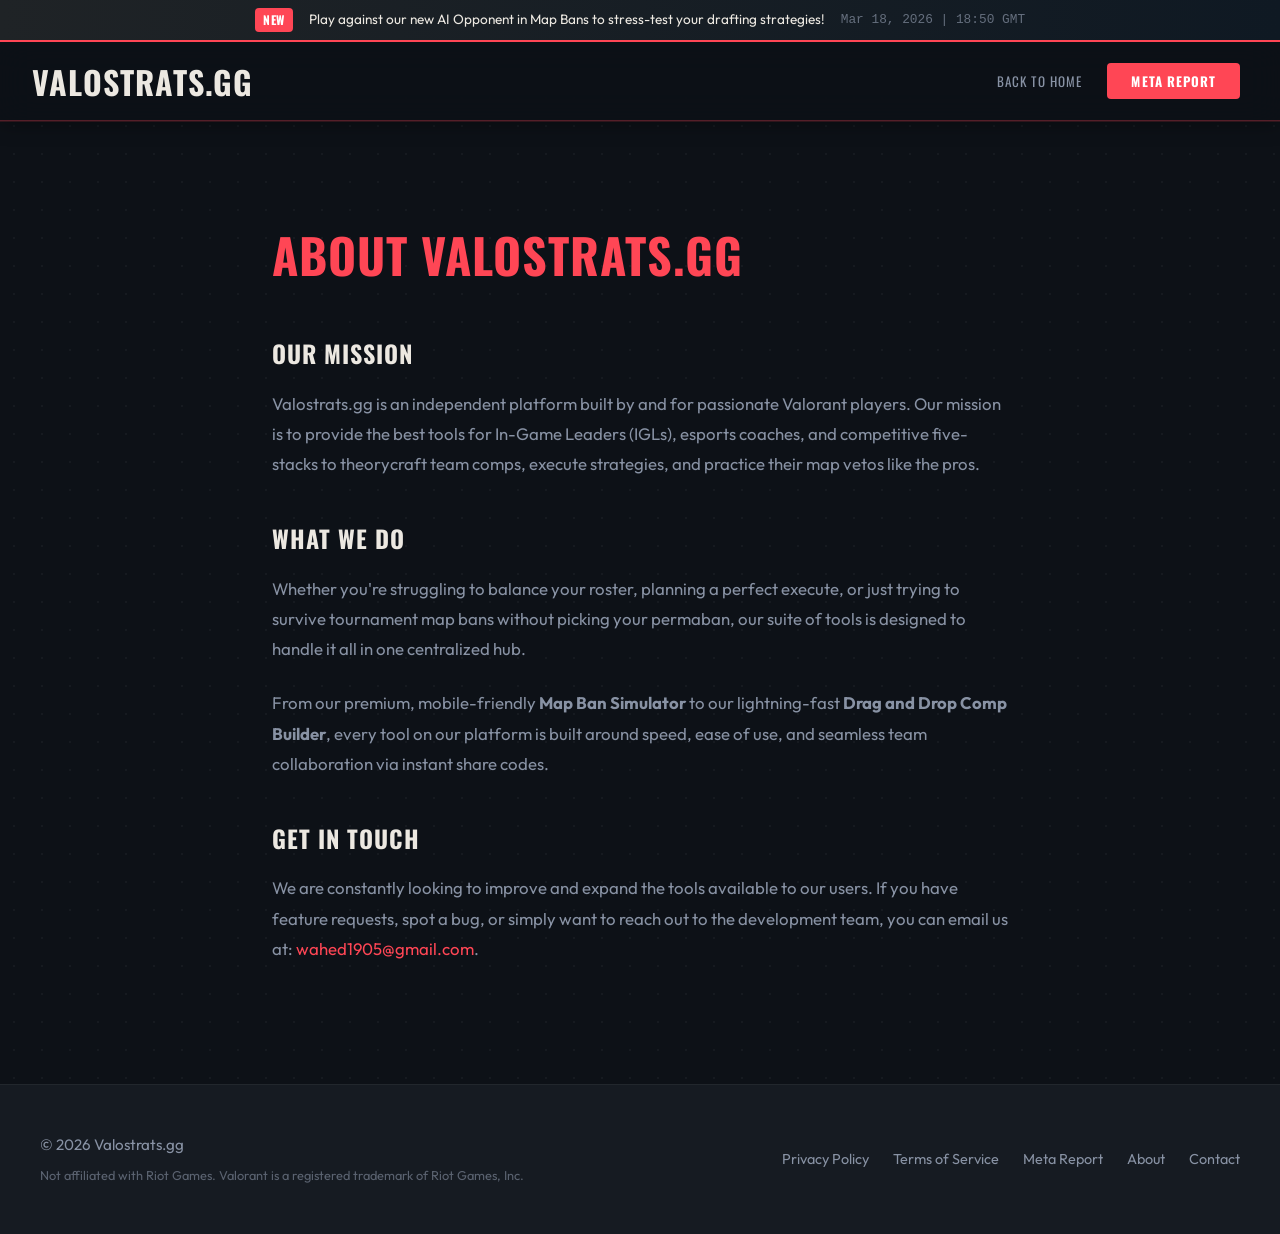
<file: about.html>
<!DOCTYPE html>
<html lang="en">
<head>
    <meta charset="UTF-8">
    <meta name="viewport" content="width=device-width, initial-scale=1.0">
    <title>About Us - Valostrats.gg</title>
    <link rel="stylesheet" href="styles.css">
    <link href="https://fonts.googleapis.com/css2?family=Oswald:wght@500;700&family=Outfit:wght@300;400;500;700&display=swap" rel="stylesheet">
    <style>
        .page-content { max-width: 800px; margin: 4rem auto; padding: 2rem; }
        .page-content h1 { font-size: 3rem; color: var(--accent-red); margin-bottom: 2rem; text-transform: uppercase; }
        .page-content h2 { margin-top: 2.5rem; margin-bottom: 1rem; color: var(--text-primary); }
        .page-content p { color: var(--text-secondary); line-height: 1.8; margin-bottom: 1.5rem; font-size: 1.05rem; }
        .page-content a { color: var(--accent-red); text-decoration: none; }
        .page-content a:hover { text-decoration: underline; }
    </style>
</head>
<body>
    <!-- Site Update Banner -->
    <div class="site-update-banner">
        <span class="update-badge">NEW</span>
        <span class="update-text">Play against our new AI Opponent in Map Bans to stress-test your drafting strategies!</span>
        <span class="update-time">Mar 18, 2026 | 18:50 GMT</span>
    </div>
    <header class="app-header">
        <h1 class="logo">VALO<span>STRATS.GG</span></h1>
        <nav>
            <button class="nav-btn" onclick="window.location.href='index.html'">Back to Home</button>
            <button class="nav-btn primary-btn" onclick="window.location.href='meta-report.html'">Meta Report</button>
        </nav>
    </header>

    <main class="page-content">
        <h1>About ValoStrats.gg</h1>
        
        <h2>Our Mission</h2>
        <p>Valostrats.gg is an independent platform built by and for passionate Valorant players. Our mission is to provide the best tools for In-Game Leaders (IGLs), esports coaches, and competitive five-stacks to theorycraft team comps, execute strategies, and practice their map vetos like the pros.</p>

        <h2>What We Do</h2>
        <p>Whether you're struggling to balance your roster, planning a perfect execute, or just trying to survive tournament map bans without picking your permaban, our suite of tools is designed to handle it all in one centralized hub.</p>
        <p>From our premium, mobile-friendly <strong>Map Ban Simulator</strong> to our lightning-fast <strong>Drag and Drop Comp Builder</strong>, every tool on our platform is built around speed, ease of use, and seamless team collaboration via instant share codes.</p>

        <h2>Get in Touch</h2>
        <p>We are constantly looking to improve and expand the tools available to our users. If you have feature requests, spot a bug, or simply want to reach out to the development team, you can email us at: <a href="mailto:wahed1905@gmail.com">wahed1905@gmail.com</a>.</p>
    </main>

    <footer class="site-footer">
        <div class="footer-content">
            <div class="footer-left">
                <p>&copy; 2026 Valostrats.gg</p>
                <p class="footer-disclaimer">Not affiliated with Riot Games. Valorant is a registered trademark of Riot Games, Inc.</p>
            </div>
            <div class="footer-right">
                <a href="privacy.html">Privacy Policy</a>
                <a href="terms.html">Terms of Service</a>
                <a href="meta-report.html">Meta Report</a>
                <a href="about.html">About</a>
                <a href="mailto:wahed1905@gmail.com">Contact</a>
            </div>
        </div>
    </footer>
</body>
</html>
</file>
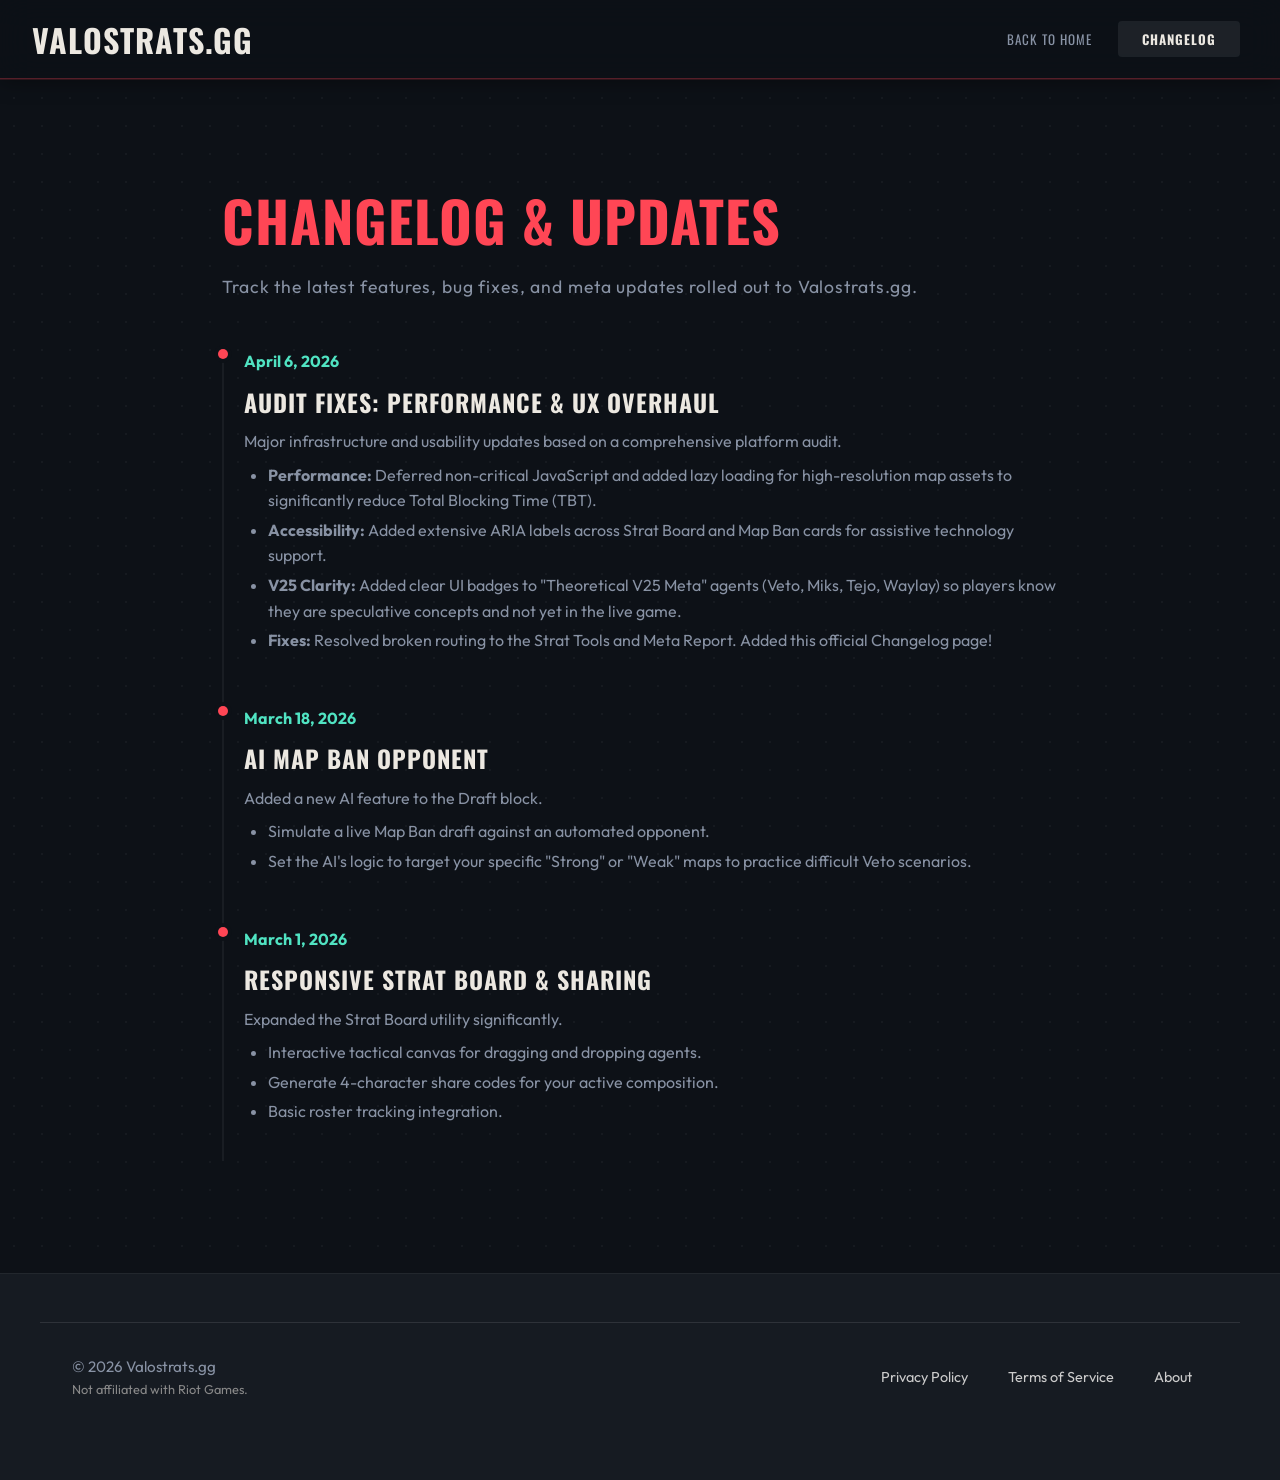
<file: changelog.html>
<!DOCTYPE html>
<html lang="en">
<head>
    <meta charset="UTF-8">
    <meta name="viewport" content="width=device-width, initial-scale=1.0">
    <title>Changelog - Valostrats.gg</title>
    <link rel="stylesheet" href="styles.css">
    <link href="https://fonts.googleapis.com/css2?family=Oswald:wght@500;700&family=Outfit:wght@300;400;500;700&display=swap" rel="stylesheet">
    <style>
        .page-content { max-width: 900px; margin: 4rem auto; padding: 2rem; }
        .page-content h1 { font-size: 3.5rem; color: var(--accent-red); margin-bottom: 0.5rem; text-transform: uppercase; }
        .page-subtitle { color: var(--text-secondary); font-size: 1.1rem; margin-bottom: 3rem; letter-spacing: 0.05em; }
        
        .timeline { margin-top: 2rem; position: relative; padding-left: 20px; border-left: 2px solid var(--border-subtle); }
        .timeline-item { position: relative; padding-bottom: 2rem; margin-bottom: 1rem; }
        .timeline-item::before { content: ''; position: absolute; left: -26px; top: 0; width: 10px; height: 10px; background: var(--accent-red); border-radius: 50%; box-shadow: 0 0 0 4px var(--bg-primary); }
        
        .timeline-date { font-weight: bold; color: #50e3c2; margin-bottom: 0.5rem; display: block; }
        .timeline-title { font-size: 1.5rem; color: var(--text-primary); margin-bottom: 0.5rem; }
        .timeline-content { color: var(--text-secondary); line-height: 1.6; }
        .timeline-content ul { padding-left: 1.5rem; margin-top: 0.5rem; }
        .timeline-content li { margin-bottom: 0.25rem; }
        
    </style>
</head>
<body>
    <header class="app-header">
        <h1 class="logo">VALO<span>STRATS.GG</span></h1>
        <nav>
            <button class="nav-btn" onclick="window.location.href='index.html'">Back to Home</button>
            <button class="nav-btn primary-btn active" onclick="window.location.href='changelog.html'">Changelog</button>
        </nav>
    </header>

    <main class="page-content">
        <h1>Changelog & Updates</h1>
        <p class="page-subtitle">Track the latest features, bug fixes, and meta updates rolled out to Valostrats.gg.</p>
        
        <div class="timeline">
            <div class="timeline-item">
                <span class="timeline-date">April 6, 2026</span>
                <h2 class="timeline-title">Audit Fixes: Performance & UX Overhaul</h2>
                <div class="timeline-content">
                    <p>Major infrastructure and usability updates based on a comprehensive platform audit.</p>
                    <ul>
                        <li><strong>Performance:</strong> Deferred non-critical JavaScript and added lazy loading for high-resolution map assets to significantly reduce Total Blocking Time (TBT).</li>
                        <li><strong>Accessibility:</strong> Added extensive ARIA labels across Strat Board and Map Ban cards for assistive technology support.</li>
                        <li><strong>V25 Clarity:</strong> Added clear UI badges to "Theoretical V25 Meta" agents (Veto, Miks, Tejo, Waylay) so players know they are speculative concepts and not yet in the live game.</li>
                        <li><strong>Fixes:</strong> Resolved broken routing to the Strat Tools and Meta Report. Added this official Changelog page!</li>
                    </ul>
                </div>
            </div>

            <div class="timeline-item">
                <span class="timeline-date">March 18, 2026</span>
                <h2 class="timeline-title">AI Map Ban Opponent</h2>
                <div class="timeline-content">
                    <p>Added a new AI feature to the Draft block.</p>
                    <ul>
                        <li>Simulate a live Map Ban draft against an automated opponent.</li>
                        <li>Set the AI's logic to target your specific "Strong" or "Weak" maps to practice difficult Veto scenarios.</li>
                    </ul>
                </div>
            </div>
            
            <div class="timeline-item">
                <span class="timeline-date">March 1, 2026</span>
                <h2 class="timeline-title">Responsive Strat Board & Sharing</h2>
                <div class="timeline-content">
                    <p>Expanded the Strat Board utility significantly.</p>
                    <ul>
                        <li>Interactive tactical canvas for dragging and dropping agents.</li>
                        <li>Generate 4-character share codes for your active composition.</li>
                        <li>Basic roster tracking integration.</li>
                    </ul>
                </div>
            </div>
        </div>
    </main>

    <footer class="site-footer">
        <div class="footer-content" style="max-width: 1200px; margin: 0 auto; display: flex; justify-content: space-between; align-items: center; padding: 2rem; border-top: 1px solid rgba(255,255,255,0.1);">
            <div class="footer-left">
                <p>&copy; 2026 Valostrats.gg</p>
                <p style="font-size: 0.8rem; color: #888;">Not affiliated with Riot Games.</p>
            </div>
            <div class="footer-right">
                <a href="privacy.html" style="color: #ccc; margin-right: 1rem; text-decoration: none;">Privacy Policy</a>
                <a href="terms.html" style="color: #ccc; margin-right: 1rem; text-decoration: none;">Terms of Service</a>
                <a href="about.html" style="color: #ccc; margin-right: 1rem; text-decoration: none;">About</a>
            </div>
        </div>
    </footer>
</body>
</html>
</file>
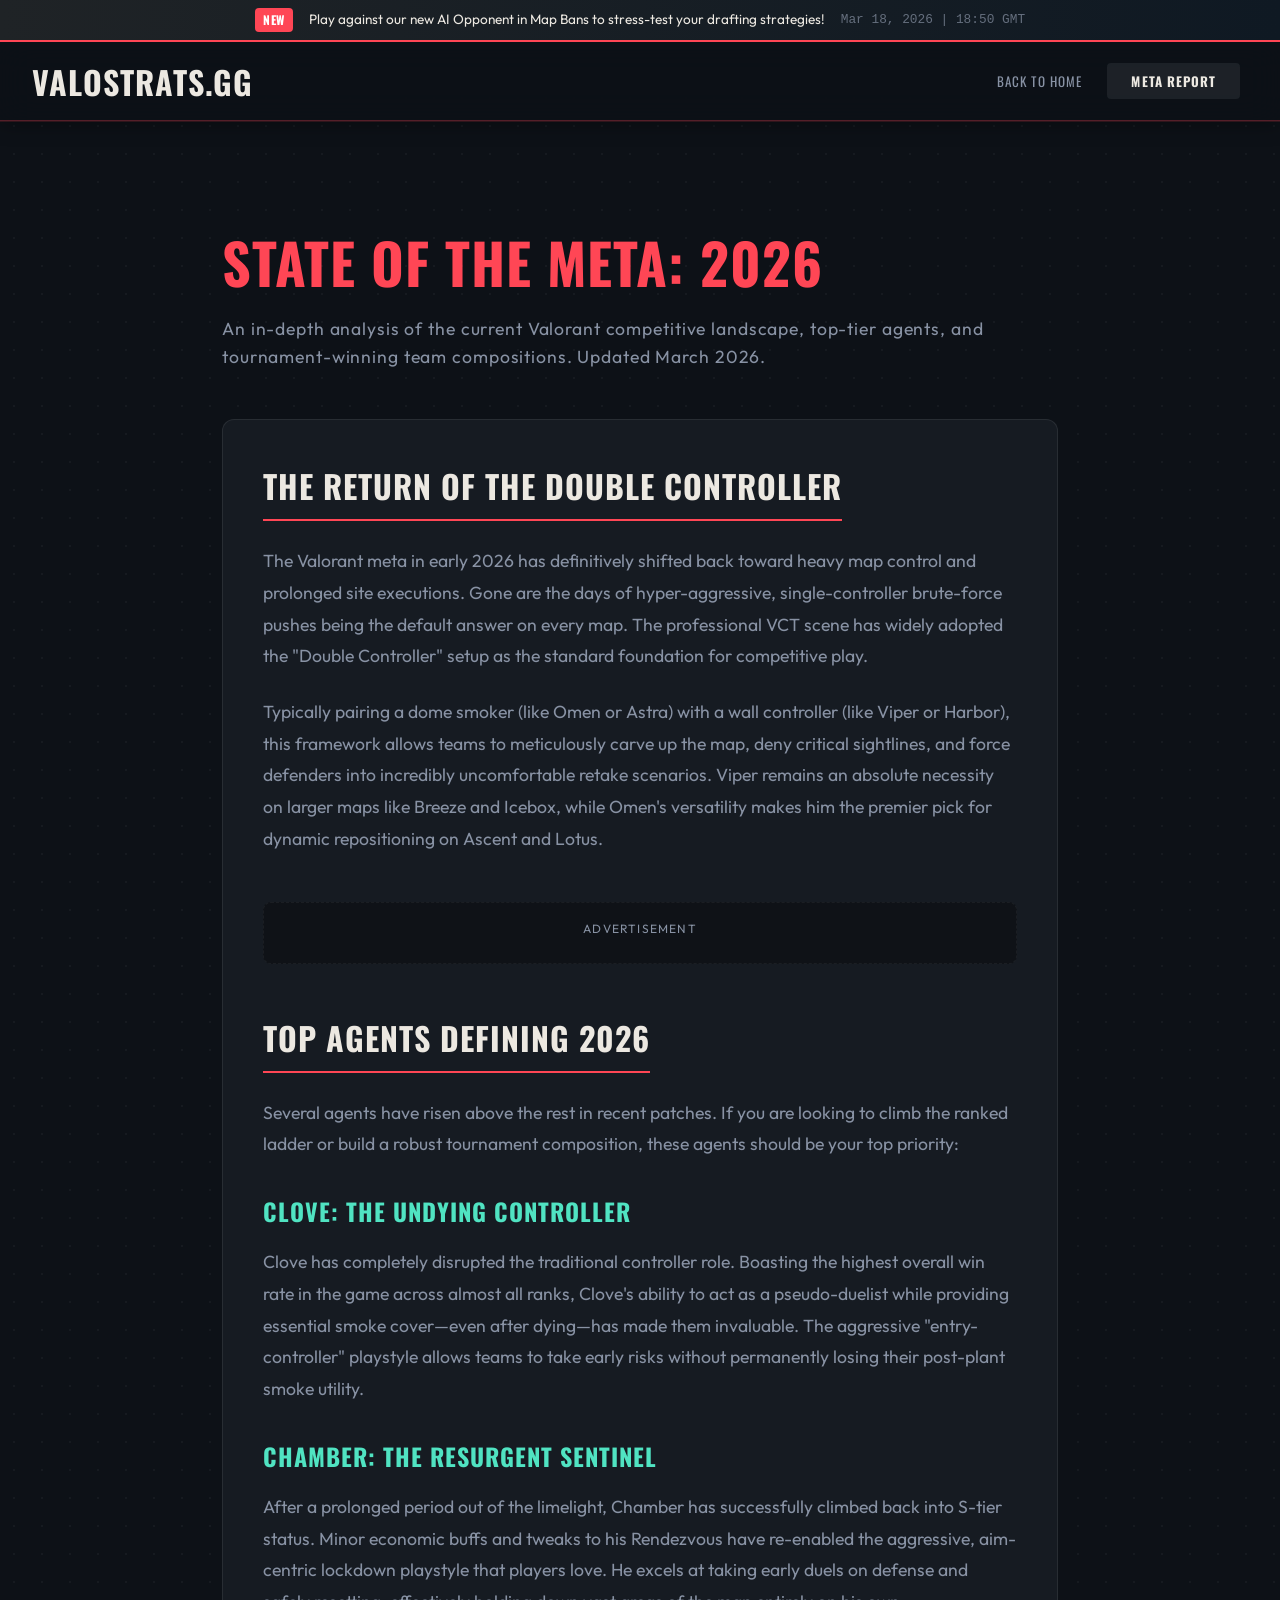
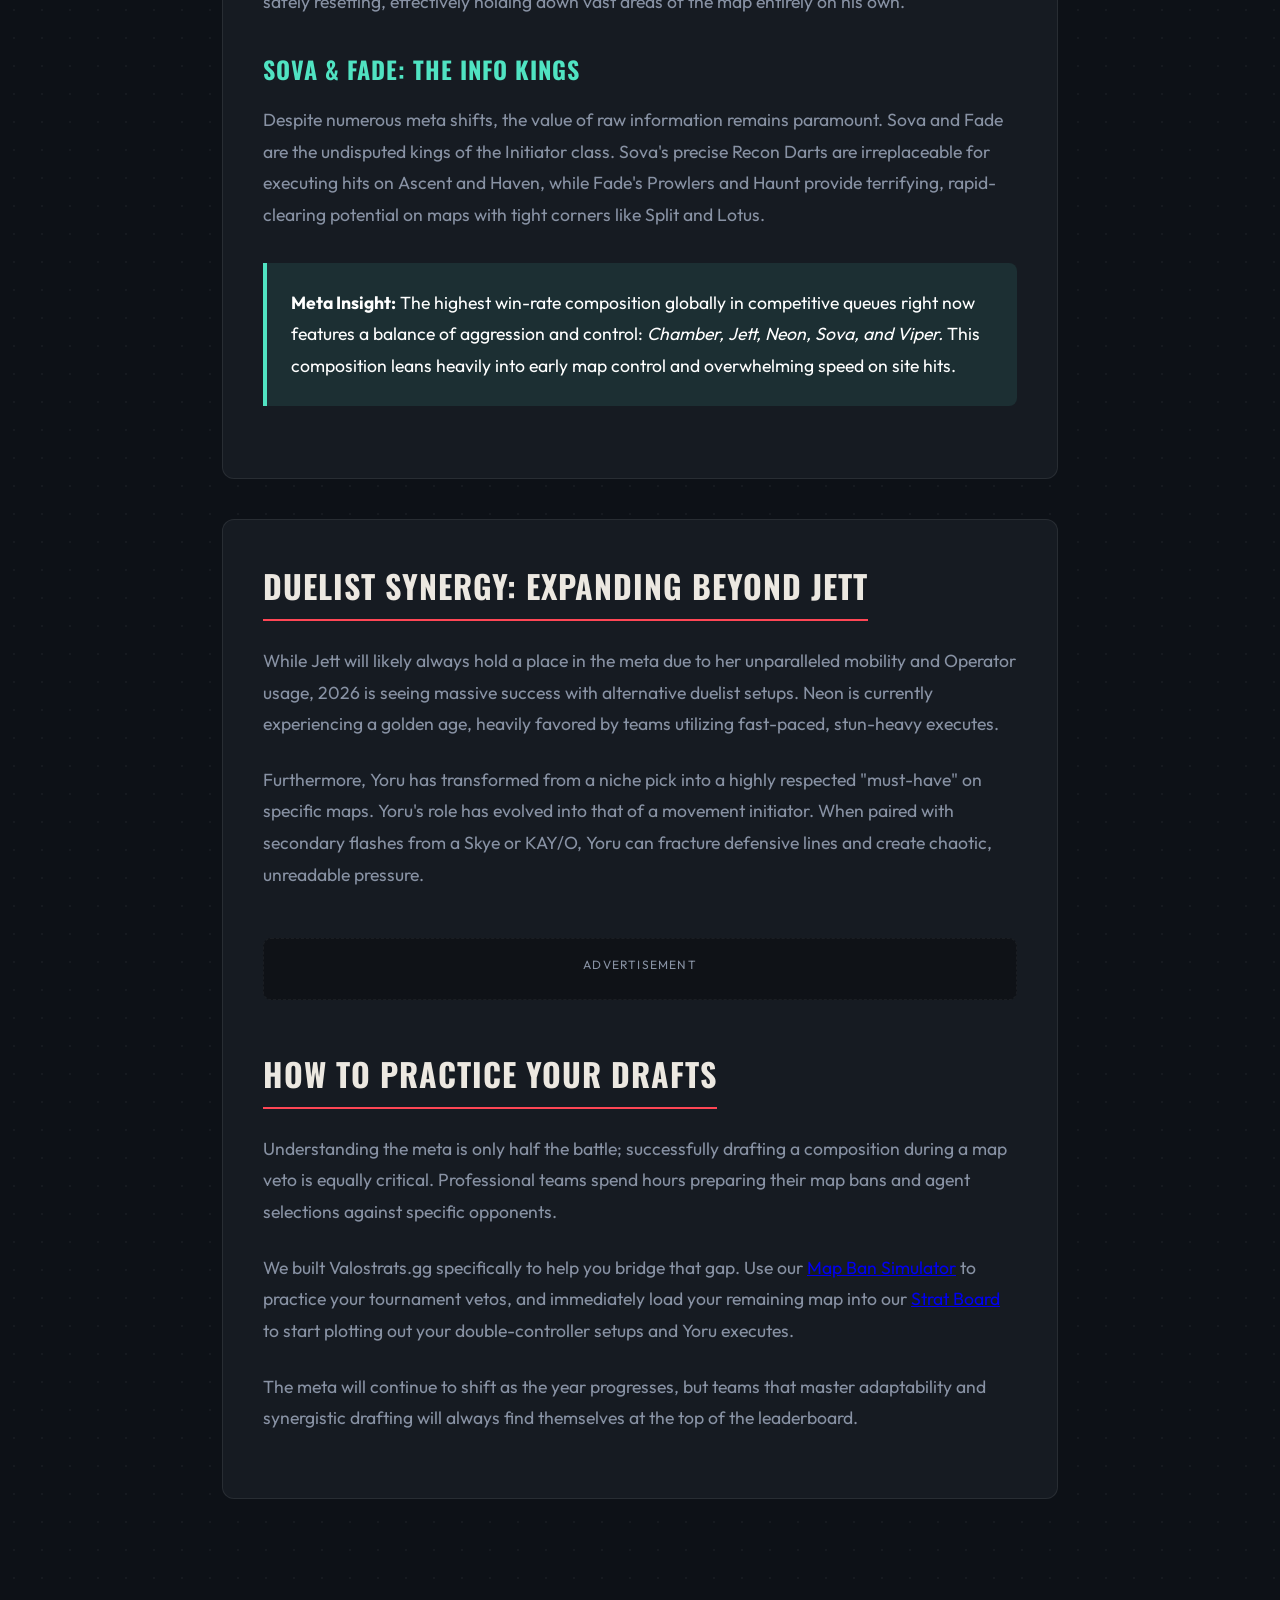
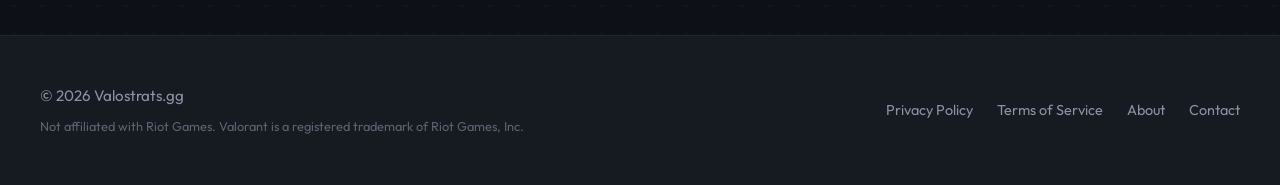
<file: meta-report.html>
<!DOCTYPE html>
<html lang="en">
<head>
    <meta charset="UTF-8">
    <meta name="viewport" content="width=device-width, initial-scale=1.0">
    <title>Valorant Meta Report 2026 - Valostrats.gg</title>
    <link rel="stylesheet" href="styles.css">
    <link href="https://fonts.googleapis.com/css2?family=Oswald:wght@500;700&family=Outfit:wght@300;400;500;700&display=swap" rel="stylesheet">
    <style>
        .page-content { max-width: 900px; margin: 4rem auto; padding: 2rem; }
        .page-content h1 { font-size: 3.5rem; color: var(--accent-red); margin-bottom: 0.5rem; text-transform: uppercase; }
        .page-subtitle { color: var(--text-secondary); font-size: 1.1rem; margin-bottom: 3rem; letter-spacing: 0.05em; }
        
        .article-section { background: var(--bg-secondary); padding: 2.5rem; border-radius: 12px; border: 1px solid var(--glass-border); margin-bottom: 2.5rem; }
        .article-section h2 { font-size: 2rem; color: var(--text-primary); margin-bottom: 1.5rem; border-bottom: 2px solid var(--accent-red); padding-bottom: 0.5rem; display: inline-block; }
        .article-section h3 { font-size: 1.5rem; color: #50e3c2; margin-top: 2rem; margin-bottom: 1rem; }
        .article-section p { color: var(--text-secondary); line-height: 1.8; margin-bottom: 1.5rem; font-size: 1.1rem; }
        .article-section ul { color: var(--text-secondary); line-height: 1.8; margin-bottom: 1.5rem; padding-left: 1.5rem; font-size: 1.1rem; }
        .article-section li { margin-bottom: 0.5rem; }
        
        .highlight-box { background: rgba(80, 227, 194, 0.1); border-left: 4px solid #50e3c2; padding: 1.5rem; border-radius: 0 8px 8px 0; margin: 2rem 0; }
        .highlight-box p { margin: 0; color: #fff; }

        .ad-container { margin: 3rem 0; background: rgba(0,0,0,0.3); padding: 1rem; border-radius: 8px; text-align: center; border: 1px dashed var(--border-subtle); }
        .ad-label { font-size: 0.75rem; text-transform: uppercase; letter-spacing: 0.1em; color: var(--text-secondary); margin-bottom: 0.5rem; display: block; }
    </style>
</head>
<body>
    <!-- Site Update Banner -->
    <div class="site-update-banner">
        <span class="update-badge">NEW</span>
        <span class="update-text">Play against our new AI Opponent in Map Bans to stress-test your drafting strategies!</span>
        <span class="update-time">Mar 18, 2026 | 18:50 GMT</span>
    </div>
    <header class="app-header">
        <h1 class="logo">VALO<span>STRATS.GG</span></h1>
        <nav>
            <button class="nav-btn" onclick="window.location.href='index.html'">Back to Home</button>
            <button class="nav-btn primary-btn active" onclick="window.location.href='meta-report.html'">Meta Report</button>
        </nav>
    </header>

    <main class="page-content">
        <h1>State of the Meta: 2026</h1>
        <p class="page-subtitle">An in-depth analysis of the current Valorant competitive landscape, top-tier agents, and tournament-winning team compositions. Updated March 2026.</p>
        
        <div class="article-section">
            <h2>The Return of the Double Controller</h2>
            <p>The Valorant meta in early 2026 has definitively shifted back toward heavy map control and prolonged site executions. Gone are the days of hyper-aggressive, single-controller brute-force pushes being the default answer on every map. The professional VCT scene has widely adopted the "Double Controller" setup as the standard foundation for competitive play.</p>
            <p>Typically pairing a dome smoker (like Omen or Astra) with a wall controller (like Viper or Harbor), this framework allows teams to meticulously carve up the map, deny critical sightlines, and force defenders into incredibly uncomfortable retake scenarios. Viper remains an absolute necessity on larger maps like Breeze and Icebox, while Omen's versatility makes him the premier pick for dynamic repositioning on Ascent and Lotus.</p>
            
            <!-- Ad Placement inside content -->
            <div class="ad-container">
                <span class="ad-label">Advertisement</span>
                <ins class="adsbygoogle"
                     style="display:block"
                     data-ad-client="ca-pub-2858798741280464"
                     data-ad-slot="auto"
                     data-ad-format="auto"
                     data-full-width-responsive="true"></ins>
                <script>
                     (adsbygoogle = window.adsbygoogle || []).push({});
                </script>
            </div>

            <h2>Top Agents Defining 2026</h2>
            <p>Several agents have risen above the rest in recent patches. If you are looking to climb the ranked ladder or build a robust tournament composition, these agents should be your top priority:</p>
            
            <h3>Clove: The Undying Controller</h3>
            <p>Clove has completely disrupted the traditional controller role. Boasting the highest overall win rate in the game across almost all ranks, Clove's ability to act as a pseudo-duelist while providing essential smoke cover—even after dying—has made them invaluable. The aggressive "entry-controller" playstyle allows teams to take early risks without permanently losing their post-plant smoke utility.</p>

            <h3>Chamber: The Resurgent Sentinel</h3>
            <p>After a prolonged period out of the limelight, Chamber has successfully climbed back into S-tier status. Minor economic buffs and tweaks to his Rendezvous have re-enabled the aggressive, aim-centric lockdown playstyle that players love. He excels at taking early duels on defense and safely resetting, effectively holding down vast areas of the map entirely on his own.</p>

            <h3>Sova & Fade: The Info Kings</h3>
            <p>Despite numerous meta shifts, the value of raw information remains paramount. Sova and Fade are the undisputed kings of the Initiator class. Sova's precise Recon Darts are irreplaceable for executing hits on Ascent and Haven, while Fade's Prowlers and Haunt provide terrifying, rapid-clearing potential on maps with tight corners like Split and Lotus.</p>

            <div class="highlight-box">
                <p><strong>Meta Insight:</strong> The highest win-rate composition globally in competitive queues right now features a balance of aggression and control: <em>Chamber, Jett, Neon, Sova, and Viper.</em> This composition leans heavily into early map control and overwhelming speed on site hits.</p>
            </div>
        </div>

        <div class="article-section">
            <h2>Duelist Synergy: Expanding Beyond Jett</h2>
            <p>While Jett will likely always hold a place in the meta due to her unparalleled mobility and Operator usage, 2026 is seeing massive success with alternative duelist setups. Neon is currently experiencing a golden age, heavily favored by teams utilizing fast-paced, stun-heavy executes.</p>
            <p>Furthermore, Yoru has transformed from a niche pick into a highly respected "must-have" on specific maps. Yoru's role has evolved into that of a movement initiator. When paired with secondary flashes from a Skye or KAY/O, Yoru can fracture defensive lines and create chaotic, unreadable pressure.</p>
            
            <!-- Ad Placement inside content -->
            <div class="ad-container">
                <span class="ad-label">Advertisement</span>
                <ins class="adsbygoogle"
                     style="display:block"
                     data-ad-client="ca-pub-2858798741280464"
                     data-ad-slot="auto"
                     data-ad-format="auto"
                     data-full-width-responsive="true"></ins>
                <script>
                     (adsbygoogle = window.adsbygoogle || []).push({});
                </script>
            </div>

            <h2>How to Practice Your Drafts</h2>
            <p>Understanding the meta is only half the battle; successfully drafting a composition during a map veto is equally critical. Professional teams spend hours preparing their map bans and agent selections against specific opponents.</p>
            <p>We built Valostrats.gg specifically to help you bridge that gap. Use our <a href="index.html">Map Ban Simulator</a> to practice your tournament vetos, and immediately load your remaining map into our <a href="index.html">Strat Board</a> to start plotting out your double-controller setups and Yoru executes.</p>
            <p>The meta will continue to shift as the year progresses, but teams that master adaptability and synergistic drafting will always find themselves at the top of the leaderboard.</p>
        </div>
    </main>

    <footer class="site-footer">
        <div class="footer-content">
            <div class="footer-left">
                <p>&copy; 2026 Valostrats.gg</p>
                <p class="footer-disclaimer">Not affiliated with Riot Games. Valorant is a registered trademark of Riot Games, Inc.</p>
            </div>
            <div class="footer-right">
                <a href="privacy.html">Privacy Policy</a>
                <a href="terms.html">Terms of Service</a>
                <a href="about.html">About</a>
                <a href="mailto:wahed1905@gmail.com">Contact</a>
            </div>
        </div>
    </footer>
</body>
</html>
</file>
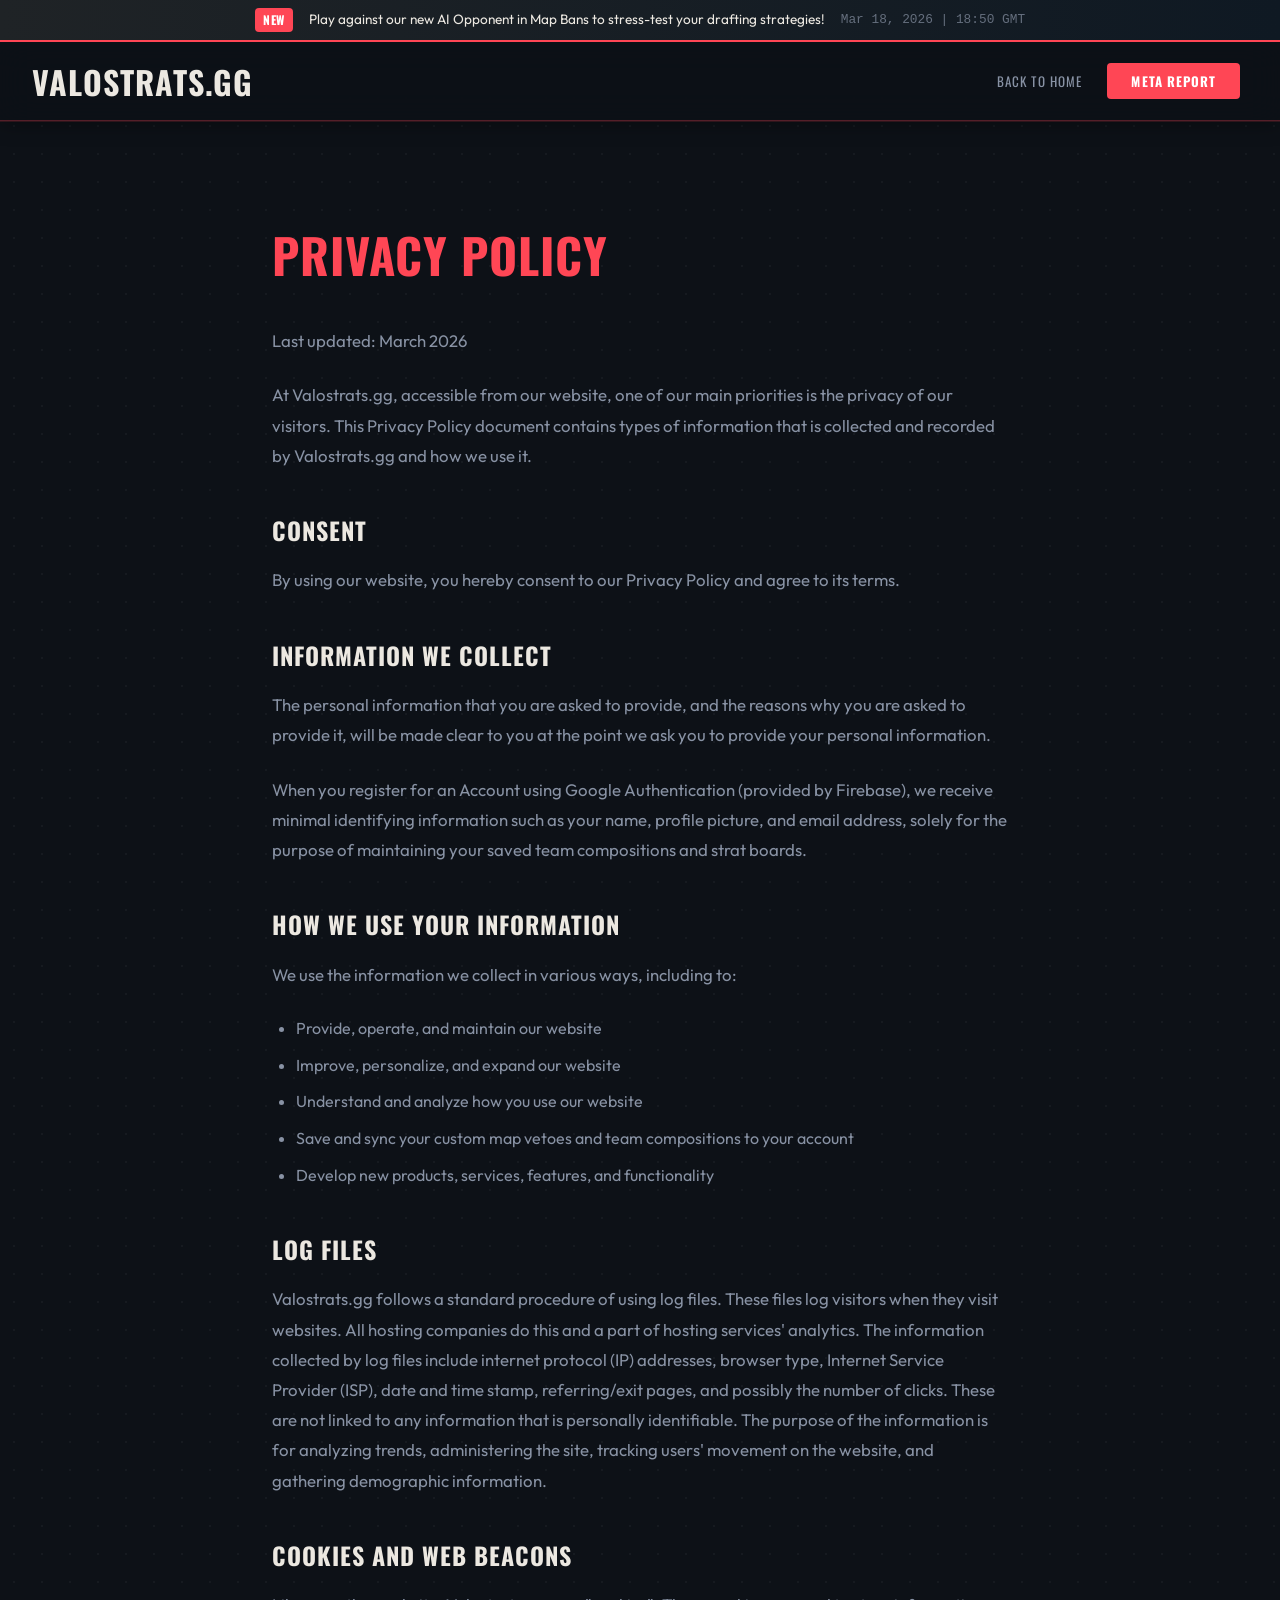
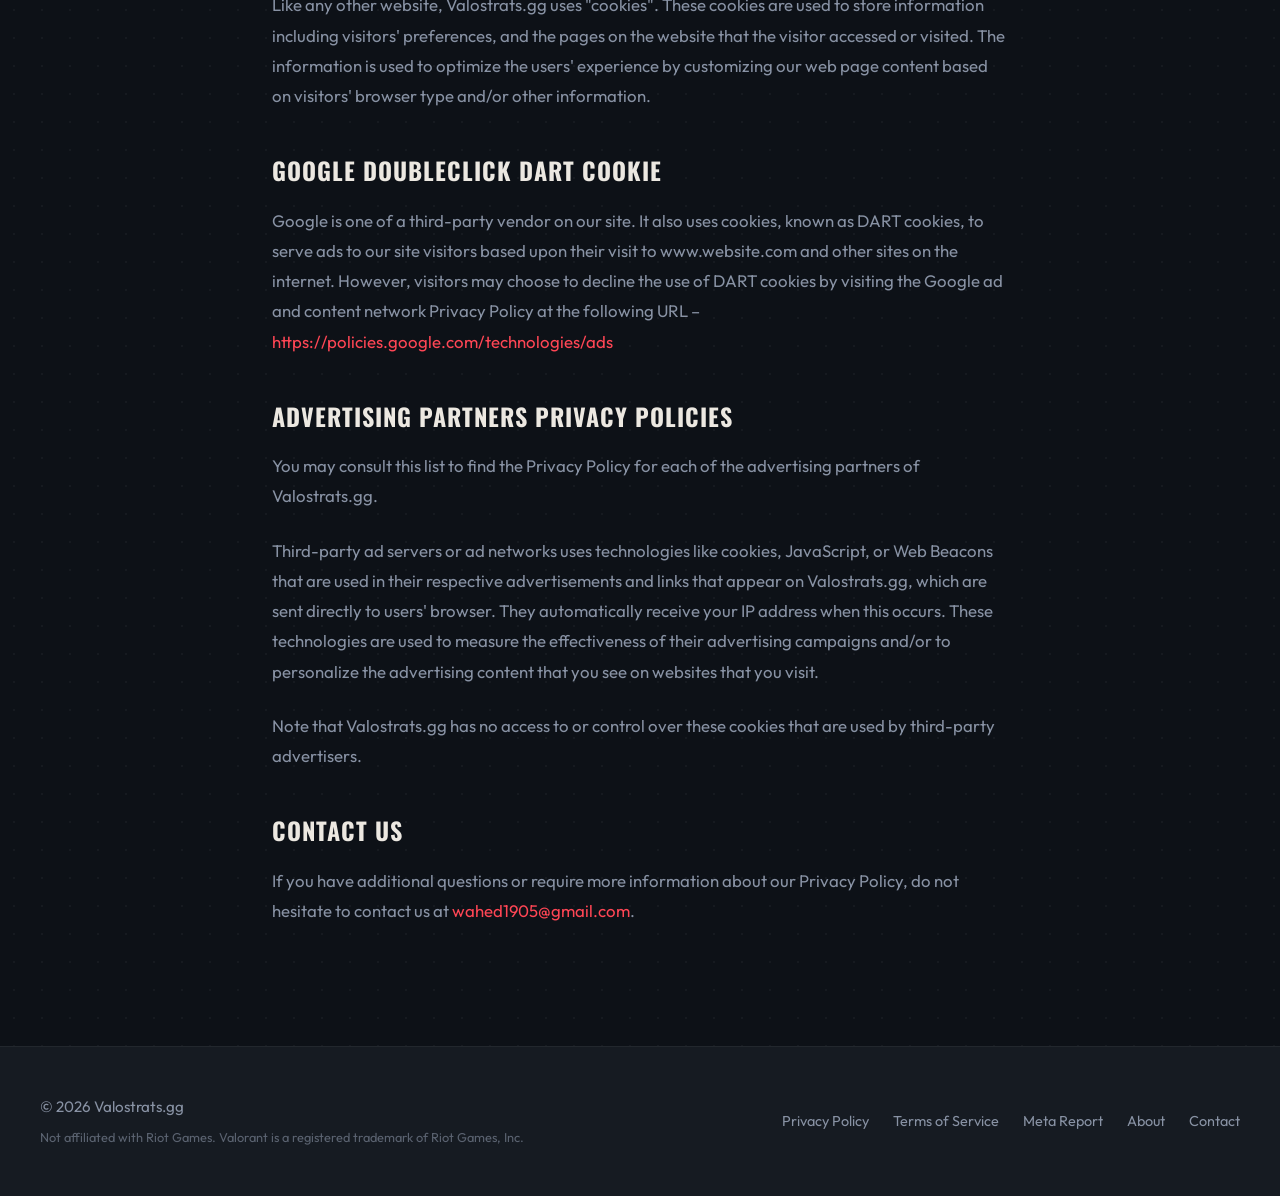
<file: privacy.html>
<!DOCTYPE html>
<html lang="en">
<head>
    <meta charset="UTF-8">
    <meta name="viewport" content="width=device-width, initial-scale=1.0">
    <title>Privacy Policy - Valostrats.gg</title>
    <link rel="stylesheet" href="styles.css">
    <link href="https://fonts.googleapis.com/css2?family=Oswald:wght@500;700&family=Outfit:wght@300;400;500;700&display=swap" rel="stylesheet">
    <style>
        .page-content { max-width: 800px; margin: 4rem auto; padding: 2rem; }
        .page-content h1 { font-size: 3rem; color: var(--accent-red); margin-bottom: 2rem; text-transform: uppercase; }
        .page-content h2 { margin-top: 2.5rem; margin-bottom: 1rem; color: var(--text-primary); }
        .page-content p { color: var(--text-secondary); line-height: 1.8; margin-bottom: 1.5rem; font-size: 1.05rem; }
        .page-content ul { color: var(--text-secondary); line-height: 1.8; margin-bottom: 1.5rem; padding-left: 1.5rem; }
        .page-content li { margin-bottom: 0.5rem; }
        .page-content a { color: var(--accent-red); text-decoration: none; }
        .page-content a:hover { text-decoration: underline; }
    </style>
</head>
<body>
    <!-- Site Update Banner -->
    <div class="site-update-banner">
        <span class="update-badge">NEW</span>
        <span class="update-text">Play against our new AI Opponent in Map Bans to stress-test your drafting strategies!</span>
        <span class="update-time">Mar 18, 2026 | 18:50 GMT</span>
    </div>
    <header class="app-header">
        <h1 class="logo">VALO<span>STRATS.GG</span></h1>
        <nav>
            <button class="nav-btn" onclick="window.location.href='index.html'">Back to Home</button>
            <button class="nav-btn primary-btn" onclick="window.location.href='meta-report.html'">Meta Report</button>
        </nav>
    </header>

    <main class="page-content">
        <h1>Privacy Policy</h1>
        <p>Last updated: March 2026</p>
        
        <p>At Valostrats.gg, accessible from our website, one of our main priorities is the privacy of our visitors. This Privacy Policy document contains types of information that is collected and recorded by Valostrats.gg and how we use it.</p>

        <h2>Consent</h2>
        <p>By using our website, you hereby consent to our Privacy Policy and agree to its terms.</p>

        <h2>Information we collect</h2>
        <p>The personal information that you are asked to provide, and the reasons why you are asked to provide it, will be made clear to you at the point we ask you to provide your personal information.</p>
        <p>When you register for an Account using Google Authentication (provided by Firebase), we receive minimal identifying information such as your name, profile picture, and email address, solely for the purpose of maintaining your saved team compositions and strat boards.</p>

        <h2>How we use your information</h2>
        <p>We use the information we collect in various ways, including to:</p>
        <ul>
            <li>Provide, operate, and maintain our website</li>
            <li>Improve, personalize, and expand our website</li>
            <li>Understand and analyze how you use our website</li>
            <li>Save and sync your custom map vetoes and team compositions to your account</li>
            <li>Develop new products, services, features, and functionality</li>
        </ul>

        <h2>Log Files</h2>
        <p>Valostrats.gg follows a standard procedure of using log files. These files log visitors when they visit websites. All hosting companies do this and a part of hosting services' analytics. The information collected by log files include internet protocol (IP) addresses, browser type, Internet Service Provider (ISP), date and time stamp, referring/exit pages, and possibly the number of clicks. These are not linked to any information that is personally identifiable. The purpose of the information is for analyzing trends, administering the site, tracking users' movement on the website, and gathering demographic information.</p>

        <h2>Cookies and Web Beacons</h2>
        <p>Like any other website, Valostrats.gg uses "cookies". These cookies are used to store information including visitors' preferences, and the pages on the website that the visitor accessed or visited. The information is used to optimize the users' experience by customizing our web page content based on visitors' browser type and/or other information.</p>

        <h2>Google DoubleClick DART Cookie</h2>
        <p>Google is one of a third-party vendor on our site. It also uses cookies, known as DART cookies, to serve ads to our site visitors based upon their visit to www.website.com and other sites on the internet. However, visitors may choose to decline the use of DART cookies by visiting the Google ad and content network Privacy Policy at the following URL – <a href="https://policies.google.com/technologies/ads">https://policies.google.com/technologies/ads</a></p>

        <h2>Advertising Partners Privacy Policies</h2>
        <p>You may consult this list to find the Privacy Policy for each of the advertising partners of Valostrats.gg.</p>
        <p>Third-party ad servers or ad networks uses technologies like cookies, JavaScript, or Web Beacons that are used in their respective advertisements and links that appear on Valostrats.gg, which are sent directly to users' browser. They automatically receive your IP address when this occurs. These technologies are used to measure the effectiveness of their advertising campaigns and/or to personalize the advertising content that you see on websites that you visit.</p>
        <p>Note that Valostrats.gg has no access to or control over these cookies that are used by third-party advertisers.</p>

        <h2>Contact Us</h2>
        <p>If you have additional questions or require more information about our Privacy Policy, do not hesitate to contact us at <a href="mailto:wahed1905@gmail.com">wahed1905@gmail.com</a>.</p>
    </main>

    <footer class="site-footer">
        <div class="footer-content">
            <div class="footer-left">
                <p>&copy; 2026 Valostrats.gg</p>
                <p class="footer-disclaimer">Not affiliated with Riot Games. Valorant is a registered trademark of Riot Games, Inc.</p>
            </div>
            <div class="footer-right">
                <a href="privacy.html">Privacy Policy</a>
                <a href="terms.html">Terms of Service</a>
                <a href="meta-report.html">Meta Report</a>
                <a href="about.html">About</a>
                <a href="mailto:wahed1905@gmail.com">Contact</a>
            </div>
        </div>
    </footer>
</body>
</html>
</file>
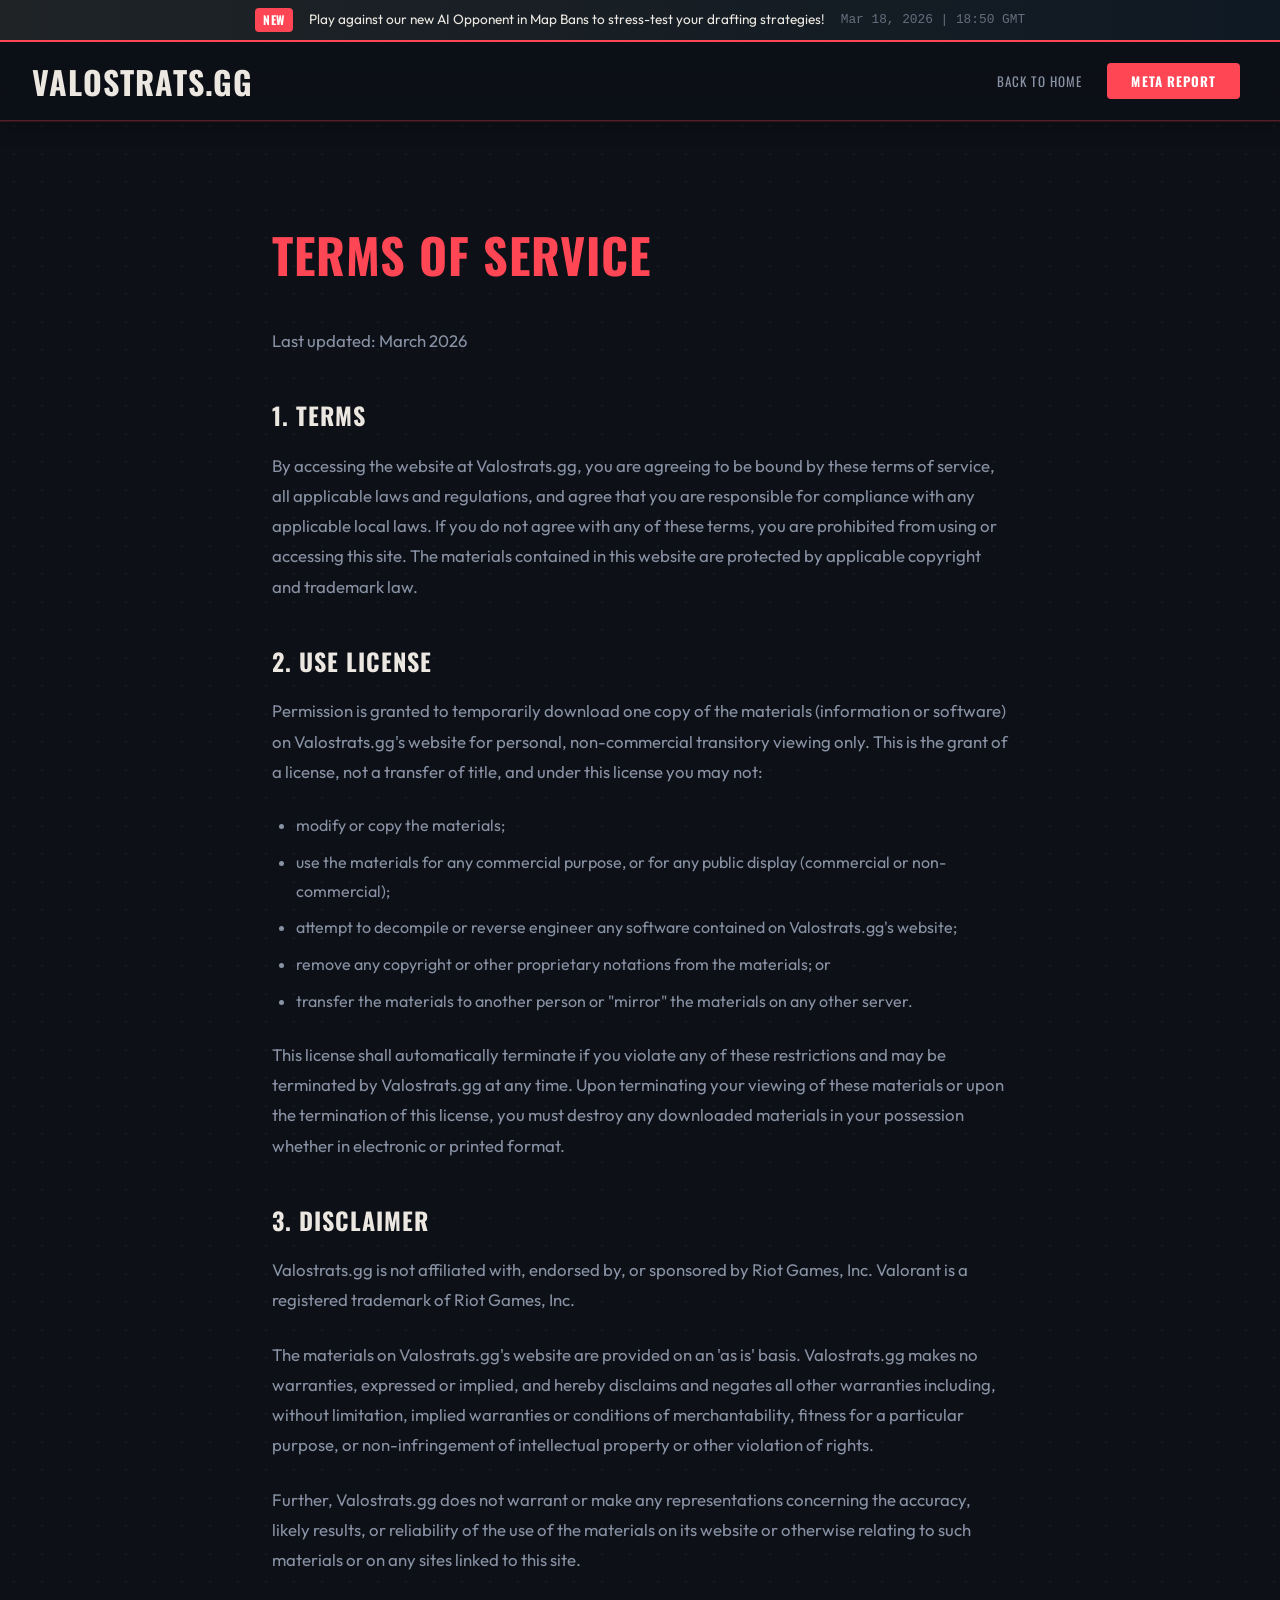
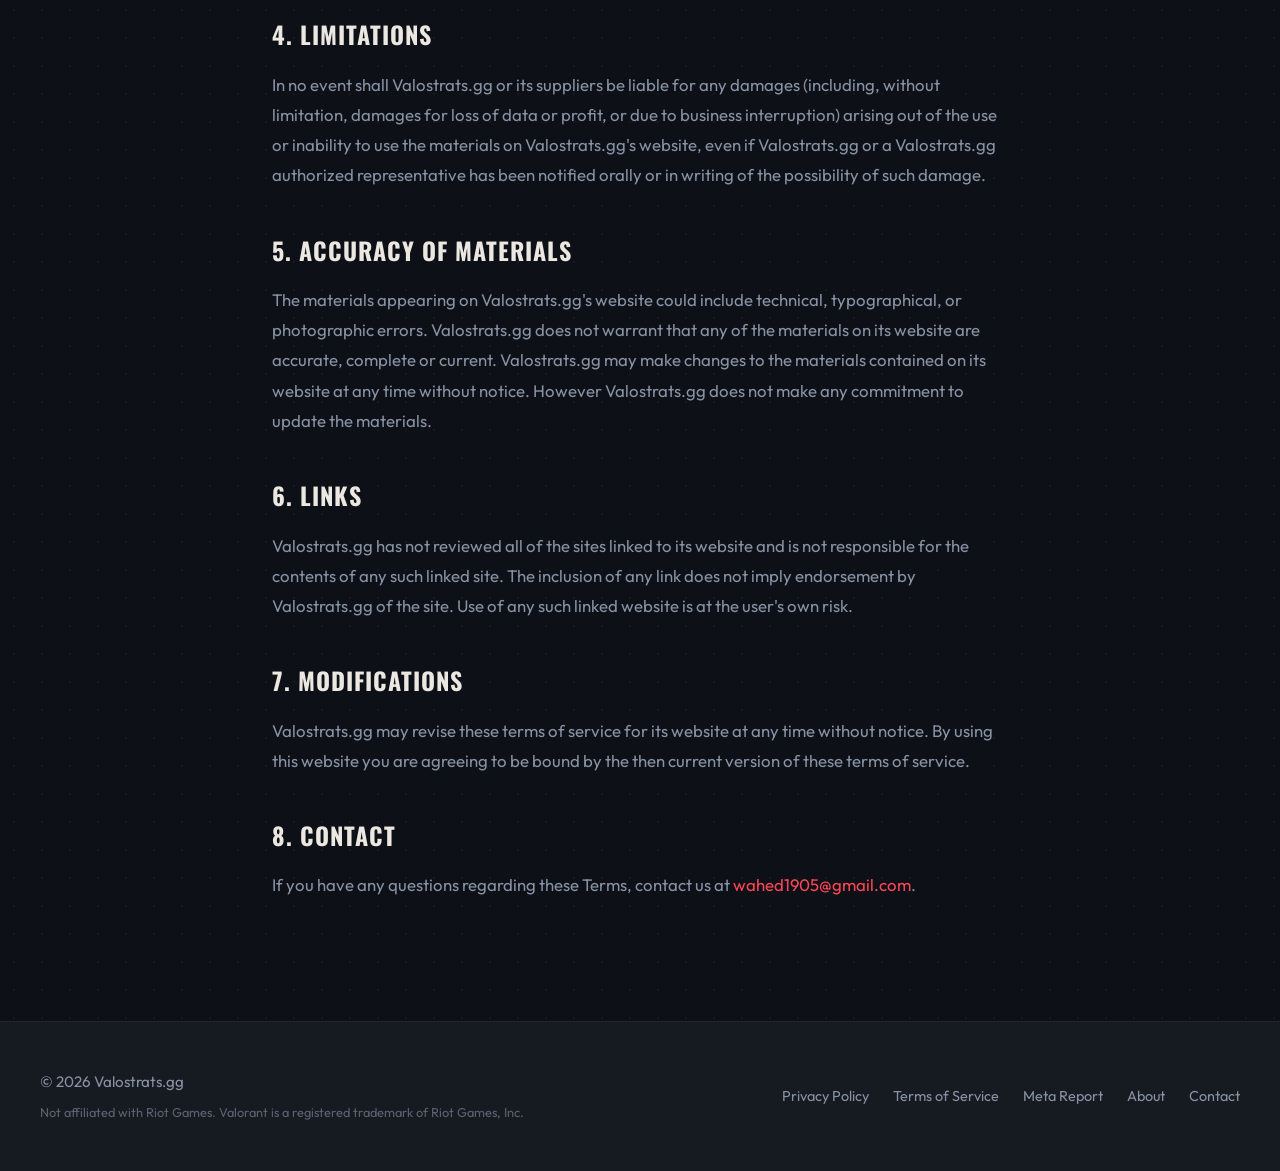
<file: terms.html>
<!DOCTYPE html>
<html lang="en">
<head>
    <meta charset="UTF-8">
    <meta name="viewport" content="width=device-width, initial-scale=1.0">
    <title>Terms of Service - Valostrats.gg</title>
    <link rel="stylesheet" href="styles.css">
    <link href="https://fonts.googleapis.com/css2?family=Oswald:wght@500;700&family=Outfit:wght@300;400;500;700&display=swap" rel="stylesheet">
    <style>
        .page-content { max-width: 800px; margin: 4rem auto; padding: 2rem; }
        .page-content h1 { font-size: 3rem; color: var(--accent-red); margin-bottom: 2rem; text-transform: uppercase; }
        .page-content h2 { margin-top: 2.5rem; margin-bottom: 1rem; color: var(--text-primary); }
        .page-content p { color: var(--text-secondary); line-height: 1.8; margin-bottom: 1.5rem; font-size: 1.05rem; }
        .page-content ul { color: var(--text-secondary); line-height: 1.8; margin-bottom: 1.5rem; padding-left: 1.5rem; }
        .page-content li { margin-bottom: 0.5rem; }
        .page-content a { color: var(--accent-red); text-decoration: none; }
        .page-content a:hover { text-decoration: underline; }
    </style>
</head>
<body>
    <!-- Site Update Banner -->
    <div class="site-update-banner">
        <span class="update-badge">NEW</span>
        <span class="update-text">Play against our new AI Opponent in Map Bans to stress-test your drafting strategies!</span>
        <span class="update-time">Mar 18, 2026 | 18:50 GMT</span>
    </div>
    <header class="app-header">
        <h1 class="logo">VALO<span>STRATS.GG</span></h1>
        <nav>
            <button class="nav-btn" onclick="window.location.href='index.html'">Back to Home</button>
            <button class="nav-btn primary-btn" onclick="window.location.href='meta-report.html'">Meta Report</button>
        </nav>
    </header>

    <main class="page-content">
        <h1>Terms of Service</h1>
        <p>Last updated: March 2026</p>
        
        <h2>1. Terms</h2>
        <p>By accessing the website at Valostrats.gg, you are agreeing to be bound by these terms of service, all applicable laws and regulations, and agree that you are responsible for compliance with any applicable local laws. If you do not agree with any of these terms, you are prohibited from using or accessing this site. The materials contained in this website are protected by applicable copyright and trademark law.</p>

        <h2>2. Use License</h2>
        <p>Permission is granted to temporarily download one copy of the materials (information or software) on Valostrats.gg's website for personal, non-commercial transitory viewing only. This is the grant of a license, not a transfer of title, and under this license you may not:</p>
        <ul>
            <li>modify or copy the materials;</li>
            <li>use the materials for any commercial purpose, or for any public display (commercial or non-commercial);</li>
            <li>attempt to decompile or reverse engineer any software contained on Valostrats.gg's website;</li>
            <li>remove any copyright or other proprietary notations from the materials; or</li>
            <li>transfer the materials to another person or "mirror" the materials on any other server.</li>
        </ul>
        <p>This license shall automatically terminate if you violate any of these restrictions and may be terminated by Valostrats.gg at any time. Upon terminating your viewing of these materials or upon the termination of this license, you must destroy any downloaded materials in your possession whether in electronic or printed format.</p>

        <h2>3. Disclaimer</h2>
        <p>Valostrats.gg is not affiliated with, endorsed by, or sponsored by Riot Games, Inc. Valorant is a registered trademark of Riot Games, Inc.</p>
        <p>The materials on Valostrats.gg's website are provided on an 'as is' basis. Valostrats.gg makes no warranties, expressed or implied, and hereby disclaims and negates all other warranties including, without limitation, implied warranties or conditions of merchantability, fitness for a particular purpose, or non-infringement of intellectual property or other violation of rights.</p>
        <p>Further, Valostrats.gg does not warrant or make any representations concerning the accuracy, likely results, or reliability of the use of the materials on its website or otherwise relating to such materials or on any sites linked to this site.</p>

        <h2>4. Limitations</h2>
        <p>In no event shall Valostrats.gg or its suppliers be liable for any damages (including, without limitation, damages for loss of data or profit, or due to business interruption) arising out of the use or inability to use the materials on Valostrats.gg's website, even if Valostrats.gg or a Valostrats.gg authorized representative has been notified orally or in writing of the possibility of such damage.</p>

        <h2>5. Accuracy of materials</h2>
        <p>The materials appearing on Valostrats.gg's website could include technical, typographical, or photographic errors. Valostrats.gg does not warrant that any of the materials on its website are accurate, complete or current. Valostrats.gg may make changes to the materials contained on its website at any time without notice. However Valostrats.gg does not make any commitment to update the materials.</p>

        <h2>6. Links</h2>
        <p>Valostrats.gg has not reviewed all of the sites linked to its website and is not responsible for the contents of any such linked site. The inclusion of any link does not imply endorsement by Valostrats.gg of the site. Use of any such linked website is at the user's own risk.</p>

        <h2>7. Modifications</h2>
        <p>Valostrats.gg may revise these terms of service for its website at any time without notice. By using this website you are agreeing to be bound by the then current version of these terms of service.</p>

        <h2>8. Contact</h2>
        <p>If you have any questions regarding these Terms, contact us at <a href="mailto:wahed1905@gmail.com">wahed1905@gmail.com</a>.</p>
    </main>

    <footer class="site-footer">
        <div class="footer-content">
            <div class="footer-left">
                <p>&copy; 2026 Valostrats.gg</p>
                <p class="footer-disclaimer">Not affiliated with Riot Games. Valorant is a registered trademark of Riot Games, Inc.</p>
            </div>
            <div class="footer-right">
                <a href="privacy.html">Privacy Policy</a>
                <a href="terms.html">Terms of Service</a>
                <a href="meta-report.html">Meta Report</a>
                <a href="about.html">About</a>
                <a href="mailto:wahed1905@gmail.com">Contact</a>
            </div>
        </div>
    </footer>
</body>
</html>
</file>
<file: styles.css>
/* Global Reset & Base Styles */
:root {
    /* Core palette */
    --bg-primary:      #0d1117;
    --bg-secondary:    #161b22;
    --bg-surface:      #1c232d;
    --accent-red:      #ff4655;
    --accent-dark-red: #c7303d;
    --accent-glow:     rgba(255, 70, 85, 0.35);

    /* Text */
    --text-primary:   #ece8e1;
    --text-secondary: #8892a4;
    --text-muted:     #4a5568;

    /* Surfaces */
    --glass-bg:     rgba(255, 255, 255, 0.04);
    --glass-border: rgba(255, 255, 255, 0.08);
    --border-subtle: rgba(255, 255, 255, 0.05);

    /* Shadows */
    --shadow-soft: 0 4px 24px rgba(0, 0, 0, 0.4);
    --shadow-red:  0 8px 32px rgba(255, 70, 85, 0.25);

    /* Fonts */
    --font-heading: 'Oswald', sans-serif;
    --font-body:    'Outfit', sans-serif;

    /* Card accent colours */
    --card-1: #ff4655;  /* red   — Map Comps   */
    --card-2: #f5a623;  /* amber — Map Bans    */
    --card-3: #50e3c2;  /* teal  — Team Roster */
    --card-4: #7b61ff;  /* purple — Strat Board */
}

/* ---- Site Update Banner ---- */
.site-update-banner {
    background: linear-gradient(90deg, #1f2326 0%, #0f1923 100%);
    border-bottom: 2px solid var(--accent-red);
    padding: 0.5rem 1rem;
    display: flex;
    justify-content: center;
    align-items: center;
    gap: 1rem;
    font-size: 0.85rem;
    color: var(--text-secondary);
    z-index: 9999;
    position: relative;
    width: 100%;
}

.site-update-banner .update-badge {
    background: var(--accent-red);
    color: white;
    padding: 0.15rem 0.5rem;
    border-radius: 4px;
    font-size: 0.75rem;
    font-weight: 700;
    font-family: var(--font-heading);
    letter-spacing: 0.05em;
}

.site-update-banner .update-text {
    color: var(--text-primary);
}

.site-update-banner .update-time {
    font-size: 0.8rem;
    opacity: 0.7;
    font-family: monospace;
}

@media (max-width: 768px) {
    .site-update-banner {
        flex-direction: column;
        gap: 0.25rem;
        text-align: center;
        padding: 0.75rem;
    }
}

* {
    box-sizing: border-box;
    margin: 0;
    padding: 0;
}

body {
    background-color: var(--bg-primary);
    /* Subtle dot-grid texture */
    background-image:
        radial-gradient(circle, rgba(255,255,255,0.04) 1px, transparent 1px);
    background-size: 28px 28px;
    color: var(--text-primary);
    font-family: var(--font-body);
    overflow-x: hidden;
    line-height: 1.6;
}

h1, h2, h3, h4, button {
    font-family: var(--font-heading);
    text-transform: uppercase;
    letter-spacing: 1px;
}

#app {
    display: flex;
    flex-direction: column;
    min-height: 100vh;
}

/* Header */
.app-header {
    background: rgba(13, 17, 23, 0.92);
    border-bottom: 1px solid rgba(255, 70, 85, 0.3);
    padding: 0.85rem 2rem;
    display: flex;
    justify-content: space-between;
    align-items: center;
    backdrop-filter: blur(16px);
    -webkit-backdrop-filter: blur(16px);
    position: sticky;
    top: 0;
    z-index: 100;
    box-shadow: 0 1px 0 rgba(255,70,85,0.15), 0 2px 20px rgba(0,0,0,0.4);
}

/* Home icon button */
.home-btn {
    background: transparent;
    border: 1px solid var(--glass-border);
    border-radius: 8px;
    color: var(--text-secondary);
    display: flex;
    align-items: center;
    justify-content: center;
    width: 36px;
    height: 36px;
    cursor: pointer;
    transition: color 0.2s, border-color 0.2s, background 0.2s;
    flex-shrink: 0;
}
.home-btn:hover {
    color: var(--accent-red);
    border-color: rgba(255, 70, 85, 0.5);
    background: rgba(255, 70, 85, 0.08);
}

.nav-btn {
    background: transparent;
    border: none;
    color: var(--text-secondary);
    font-size: 0.82rem;
    font-family: var(--font-heading);
    text-transform: uppercase;
    letter-spacing: 0.08em;
    cursor: pointer;
    margin-left: 0.25rem;
    padding: 0.4rem 0.85rem;
    border-radius: 20px;
    transition: color 0.2s, background 0.2s;
}

.nav-btn:hover, .nav-btn.active {
    color: var(--text-primary);
    background: rgba(255, 255, 255, 0.07);
}

/* View Sections */
.view-section {
    padding: 2rem;
    flex: 1;
    animation: fadeIn 0.5s ease-out;
}

@keyframes fadeIn {
    from { opacity: 0; transform: translateY(10px); }
    to { opacity: 1; transform: translateY(0); }
}

.hidden {
    display: none !important;
}

/* Maps Grid */
#maps-grid {
    display: grid;
    grid-template-columns: repeat(auto-fill, minmax(320px, 1fr));
    gap: 2rem;
    padding: 2rem;
}

.map-card {
    background: var(--bg-secondary);
    border-radius: 14px;
    overflow: hidden;
    position: relative;
    cursor: pointer;
    transition: transform 0.38s cubic-bezier(0.34, 1.56, 0.64, 1),
                box-shadow 0.38s, border-color 0.25s;
    border: 1px solid var(--glass-border);
}

.map-card:hover {
    transform: translateY(-12px) scale(1.03);
    box-shadow: 0 24px 48px rgba(0,0,0,0.5), 0 0 0 1px var(--accent-red), 0 0 30px var(--accent-glow);
    border-color: var(--accent-red);
    z-index: 10;
}

.map-card img {
    width: 100%;
    height: 220px;
    object-fit: cover;
    display: block;
    filter: brightness(0.7) contrast(1.1) saturate(0.85);
    transition: filter 0.4s, transform 0.4s;
}

.map-card:hover img {
    filter: brightness(1.1) contrast(1.15) saturate(1.1);
    transform: scale(1.08);
}

/* Corner accent lines on hover */
.map-card::before, .map-card::after {
    content: '';
    position: absolute;
    width: 18px;
    height: 18px;
    z-index: 5;
    opacity: 0;
    transition: opacity 0.3s;
}
.map-card::before {
    top: 8px; left: 8px;
    border-top: 2px solid var(--accent-red);
    border-left: 2px solid var(--accent-red);
}
.map-card::after {
    bottom: 8px; right: 8px;
    border-bottom: 2px solid var(--accent-red);
    border-right: 2px solid var(--accent-red);
}
.map-card:hover::before,
.map-card:hover::after { opacity: 1; }

.map-card-name {
    padding: 1rem 1.25rem;
    font-size: 1.3rem;
    font-weight: 700;
    font-family: var(--font-heading);
    letter-spacing: 0.08em;
    background: linear-gradient(180deg, transparent 0%, rgba(0,0,0,0.92) 100%);
    position: absolute;
    bottom: 0; left: 0;
    width: 100%;
    display: flex;
    align-items: center;
    justify-content: space-between;
    text-shadow: 0 2px 8px rgba(0,0,0,0.8);
}

.map-card-name::after {
    content: 'BUILD →';
    font-size: 0.65rem;
    letter-spacing: 0.12em;
    color: var(--accent-red);
    opacity: 0;
    transform: translateX(-8px);
    transition: opacity 0.25s, transform 0.25s;
}
.map-card:hover .map-card-name::after {
    opacity: 1;
    transform: translateX(0);
}

/* ===== MAP CARD — NO SPLASH FALLBACK (e.g. Corrode before CDN assets release) ===== */
.map-card--no-splash {
    background: linear-gradient(135deg, #1a1f2e 0%, #0d1117 100%);
}

.map-card--no-splash .map-card-icon-fallback {
    width: 80px !important;
    height: 80px !important;
    object-fit: contain !important;
    position: absolute;
    top: 50%;
    left: 50%;
    transform: translate(-50%, -50%);
    filter: brightness(0.9) !important;
    opacity: 0.85;
}

.map-coming-soon-badge {
    position: absolute;
    top: 12px;
    right: 12px;
    background: linear-gradient(135deg, var(--accent-red), #c7303d);
    color: white;
    font-family: var(--font-heading);
    font-size: 0.65rem;
    font-weight: 700;
    letter-spacing: 0.15em;
    padding: 0.25rem 0.6rem;
    border-radius: 4px;
    z-index: 10;
    box-shadow: 0 2px 8px rgba(255, 70, 85, 0.5);
    animation: pulse-badge 2s ease-in-out infinite;
}

@keyframes pulse-badge {
    0%, 100% { box-shadow: 0 2px 8px rgba(255, 70, 85, 0.5); }
    50% { box-shadow: 0 2px 20px rgba(255, 70, 85, 0.85); }
}

/* ===== HOME SCREEN ===== */
.hero-section {
    text-align: center;
    padding: 5rem 2rem 4rem;
    background:
        /* Mouse-tracking spotlight — updated by JS */
        radial-gradient(
            circle 600px at var(--mx, 50%) var(--my, 50%),
            rgba(255, 70, 85, 0.15) 0%,
            transparent 70%
        ),

        linear-gradient(160deg,
            rgba(255, 70, 85, 0.08) 0%,
            rgba(13, 17, 23, 0)     40%,
            rgba(123, 97, 255, 0.06) 100%);
    border-radius: 16px;
    border: 1px solid var(--border-subtle);
    margin-bottom: 3rem;
    position: relative;
    overflow: hidden;
    transition: background 0.1s ease; /* smooth trailing */
}

/* Diagonal grid accent lines */
.hero-section::before {
    content: '';
    position: absolute;
    inset: 0;
    background-image:
        linear-gradient(rgba(255,70,85,0.06) 1px, transparent 1px),
        linear-gradient(90deg, rgba(255,70,85,0.06) 1px, transparent 1px);
    background-size: 60px 60px;
    pointer-events: none;
}

/* Bottom gradient fade over grid */
.hero-section::after {
    content: '';
    position: absolute;
    bottom: 0; left: 0; right: 0;
    height: 60%;
    background: linear-gradient(to top, var(--bg-primary), transparent);
    pointer-events: none;
}

.hero-content {
    position: relative;
    z-index: 1;
}

.hero-title {
    font-family: 'Oswald', sans-serif;
    font-size: clamp(3.5rem, 8vw, 6.5rem);
    font-weight: 700;
    background: linear-gradient(135deg, #fff 0%, #ff4655 55%, #c7303d 100%);
    -webkit-background-clip: text;
    -webkit-text-fill-color: transparent;
    background-clip: text;
    margin-bottom: 0.5rem;
    letter-spacing: 0.08em;
    animation: heroFadeUp 0.7s cubic-bezier(0.16, 1, 0.3, 1) both;
}

/* Glowing divider */
.hero-divider {
    width: 80px;
    height: 2px;
    background: linear-gradient(90deg, transparent, var(--accent-red), transparent);
    margin: 1.25rem auto;
    border-radius: 2px;
    box-shadow: 0 0 12px var(--accent-glow);
    animation: heroFadeUp 0.7s 0.1s cubic-bezier(0.16, 1, 0.3, 1) both;
}

.hero-subtitle {
    font-size: clamp(1rem, 2.5vw, 1.4rem);
    color: var(--text-primary);
    margin-bottom: 0.75rem;
    font-family: var(--font-heading);
    letter-spacing: 0.12em;
    animation: heroFadeUp 0.7s 0.15s cubic-bezier(0.16, 1, 0.3, 1) both;
}

.hero-description {
    font-size: 0.95rem;
    color: var(--text-secondary);
    max-width: 520px;
    margin: 0 auto;
    line-height: 1.7;
    animation: heroFadeUp 0.7s 0.22s cubic-bezier(0.16, 1, 0.3, 1) both;
}

@keyframes heroFadeUp {
    from { opacity: 0; transform: translateY(18px); }
    to   { opacity: 1; transform: translateY(0); }
}

/* Section label above features */
.section-eyebrow {
    font-family: var(--font-heading);
    font-size: 0.72rem;
    letter-spacing: 0.25em;
    text-transform: uppercase;
    color: var(--accent-red);
    opacity: 0.8;
    margin-bottom: 1rem;
}

/* ===== FEATURE CARDS ===== */
.features-grid {
    display: grid;
    grid-template-columns: repeat(auto-fit, minmax(300px, 1fr));
    gap: 1.5rem;
    margin-bottom: 2rem;
}

.feature-card {
    background: var(--bg-secondary);
    border: 1px solid var(--glass-border);
    border-radius: 14px;
    padding: 2rem 1.75rem;
    text-align: center;
    transition: transform 0.3s cubic-bezier(0.25, 0.8, 0.25, 1),
                box-shadow 0.3s, border-color 0.3s;
    cursor: pointer;
    position: relative;
    overflow: hidden;
    transform-style: preserve-3d;
    will-change: transform;
}

/* Top accent bar — uses per-card colour variable */
.feature-card::before {
    content: '';
    position: absolute;
    top: 0; left: 0; right: 0;
    height: 3px;
    background: var(--card-color, var(--accent-red));
    border-radius: 14px 14px 0 0;
    opacity: 0.6;
    transition: opacity 0.3s;
}

.feature-card:hover {
    transform: translateY(-10px) rotateX(2deg);
    border-color: var(--card-color, var(--accent-red));
    box-shadow: 0 20px 40px rgba(0,0,0,0.4),
                0 0 0 1px var(--card-color, var(--accent-red)),
                0 0 30px rgba(0,0,0,0.2);
}

.feature-card:hover::before {
    opacity: 1;
}

/* Styled icon container */
.feature-icon {
    width: 64px;
    height: 64px;
    border-radius: 16px;
    background: rgba(255,255,255,0.05);
    border: 1px solid rgba(255,255,255,0.08);
    display: flex;
    align-items: center;
    justify-content: center;
    margin: 0 auto 1.25rem;
    font-size: 1.8rem;
    transition: transform 0.3s, background 0.3s;
    position: relative;
    z-index: 1;
}

.feature-card:hover .feature-icon {
    transform: scale(1.1);
    background: rgba(255,255,255,0.08);
}

.feature-card h2 {
    font-size: 1.4rem;
    color: var(--text-primary);
    margin-bottom: 0.5rem;
    letter-spacing: 0.06em;
}

/* Divider between text and button */
.feature-card p {
    color: var(--text-secondary);
    font-size: 0.88rem;
    line-height: 1.65;
    margin-bottom: 1.5rem;
    padding-bottom: 1.5rem;
    border-bottom: 1px solid var(--border-subtle);
}

/* Ghost button — hollow → fills on hover */
.feature-btn {
    display: inline-block;
    background: transparent;
    color: var(--card-color, var(--accent-red));
    border: 1px solid var(--card-color, var(--accent-red));
    padding: 0.6rem 1.5rem;
    border-radius: 6px;
    font-weight: 600;
    font-family: var(--font-heading);
    letter-spacing: 0.08em;
    font-size: 0.82rem;
    cursor: pointer;
    transition: background 0.25s, color 0.25s, box-shadow 0.25s;
}

.feature-btn:hover {
    background: var(--card-color, var(--accent-red));
    color: #fff;
    box-shadow: 0 4px 16px rgba(0,0,0,0.3);
}

/* Builder Layout */
.builder-layout {
    display: flex;
    gap: 2rem;
    height: calc(100vh - 120px); /* Adjust for header/padding */
}

.map-stage-container {
    flex: 2;
    background: var(--bg-secondary);
    border-radius: 12px;
    padding: 1.5rem;
    display: flex;
    flex-direction: column;
    border: 1px solid var(--glass-border);
    overflow-y: auto; /* Allow scrolling if content is tall */
}

.map-header {
    display: flex;
    justify-content: space-between;
    align-items: center;
    margin-bottom: 1rem;
}

.map-header h2 {
    font-size: 2rem;
    color: var(--accent-red);
}

.comp-actions {
    display: flex;
    gap: 1rem;
}

input[type="text"], textarea {
    background: rgba(0, 0, 0, 0.3);
    border: 1px solid var(--glass-border);
    color: var(--text-primary);
    padding: 0.5rem 1rem;
    border-radius: 4px;
    font-family: var(--font-body);
}

input[type="text"]:focus, textarea:focus {
    border-color: var(--accent-red);
    outline: none;
}

.primary-btn {
    background: var(--accent-red);
    color: white;
    border: none;
    padding: 0.5rem 1.5rem;
    border-radius: 4px;
    cursor: pointer;
    font-weight: 700;
    transition: background 0.3s;
}

.primary-btn:hover {
    background: var(--accent-dark-red);
}

.icon-btn {
    background: none;
    border: 1px solid var(--text-secondary);
    color: var(--text-secondary);
    padding: 0.25rem 0.75rem;
    border-radius: 4px;
    cursor: pointer;
}

.icon-btn:hover {
    color: var(--text-primary);
    border-color: var(--text-primary);
}

.map-visualizer {
    position: relative;
    border-radius: 8px;
    overflow: hidden;
    flex-grow: 1; /* Take available space */
    min-height: 400px;
    max-height: 600px;
    background: #000;
}

#map-image {
    position: absolute;
    top: 0;
    left: 0;
    width: 100%;
    height: 100%;
    object-fit: cover; /* Fill entire space */
    opacity: 0.6;
}

.agent-slots-container {
    position: absolute;
    bottom: 20px;
    left: 50%;
    transform: translateX(-50%);
    display: flex;
    gap: 1rem;
    background: rgba(0, 0, 0, 0.6);
    padding: 1rem;
    border-radius: 12px;
    backdrop-filter: blur(5px);
    border: 1px solid var(--glass-border);
}

.comp-actions {
    display: flex;
    gap: 1rem;
    align-items: center;
}

.comp-stats {
    display: flex;
    gap: 1rem;
    background: rgba(0, 0, 0, 0.4);
    padding: 0.5rem 1rem;
    border-radius: 6px;
    border: 1px solid var(--glass-border);
    align-items: center;
}

.stat-item {
    display: flex;
    flex-direction: column;
    align-items: center;
    line-height: 1.2;
}

.stat-label {
    font-size: 0.7rem;
    color: var(--text-secondary);
    text-transform: uppercase;
    letter-spacing: 0.5px;
}

.stat-value {
    font-family: 'Tungsten', sans-serif;
    font-size: 1.5rem;
    color: var(--accent-red);
}

.comp-attributes {
    margin-top: 1rem;
    padding: 1rem;
    background: rgba(0, 0, 0, 0.3);
    border-radius: 6px;
    border: 1px solid var(--glass-border);
}

.attributes-label {
    display: block;
    font-size: 0.75rem;
    color: var(--text-secondary);
    text-transform: uppercase;
    letter-spacing: 0.5px;
    margin-bottom: 0.75rem;
}

.attributes-list {
    display: flex;
    flex-wrap: wrap;
    gap: 0.5rem;
    margin-top: 0.5rem;
}

.attribute-badge {
    display: inline-flex;
    align-items: center;
    gap: 0.25rem;
    padding: 0.25rem 0.5rem;
    background: rgba(255, 70, 85, 0.15);
    border: 1px solid var(--accent-red);
    border-radius: 4px;
    font-size: 0.75rem;
    color: var(--text-primary);
    font-weight: 500;
}

.attribute-badge .count {
    background: var(--accent-red);
    color: white;
    padding: 0.1rem 0.35rem;
    border-radius: 3px;
    font-weight: 700;
    font-size: 0.7rem;
}

.agent-slot {
    width: 64px;
    display: flex;
    flex-direction: column;
    align-items: center;
    gap: 4px;
    cursor: default;
    position: relative;
}

/* ---- Secondary (alt) pick box ---- */
.secondary-slot {
    width: 44px;
    height: 44px;
    border-radius: 6px;
    background: rgba(255, 255, 255, 0.06);
    border: 2px dashed rgba(255, 255, 255, 0.15);
    display: flex;
    justify-content: center;
    align-items: center;
    cursor: pointer;
    transition: all 0.18s;
    flex-shrink: 0;
}

.secondary-slot:hover {
    border-color: rgba(255, 70, 85, 0.55);
    background: rgba(255, 70, 85, 0.08);
}

/* Targeted / awaiting pick */
.secondary-slot--active {
    border-color: var(--accent-red);
    border-style: solid;
    background: rgba(255, 70, 85, 0.12);
    box-shadow: 0 0 10px rgba(255, 70, 85, 0.25);
    animation: pulse-red 1.2s ease-in-out infinite;
}

@keyframes pulse-red {
    0%, 100% { box-shadow: 0 0 8px rgba(255, 70, 85, 0.25); }
    50%       { box-shadow: 0 0 16px rgba(255, 70, 85, 0.5); }
}

/* Filled secondary slot */
.secondary-slot--filled {
    border-style: solid;
    border-color: rgba(255, 70, 85, 0.5);
}

.secondary-slot-img {
    width: 100%;
    height: 100%;
    object-fit: cover;
    border-radius: 4px;
}

.secondary-slot-plus {
    font-size: 1.3rem;
    line-height: 1;
    color: rgba(255, 255, 255, 0.25);
    pointer-events: none;
    transition: color 0.18s;
}

.secondary-slot:hover .secondary-slot-plus {
    color: rgba(255, 70, 85, 0.7);
}

.secondary-slot--active .secondary-slot-plus {
    color: var(--accent-red);
}

/* ---- Primary (main) pick box ---- */
.primary-slot {
    width: 64px;
    height: 64px;
    border-radius: 8px;
    background: rgba(255, 255, 255, 0.1);
    border: 2px dashed rgba(255, 255, 255, 0.2);
    display: flex;
    justify-content: center;
    align-items: center;
    cursor: pointer;
    transition: all 0.2s;
    overflow: hidden;
    flex-shrink: 0;
}

.primary-slot:hover {
    border-color: var(--accent-red);
    background: rgba(255, 70, 85, 0.1);
}

.primary-slot img {
    width: 100%;
    height: 100%;
    object-fit: cover;
    border-radius: 6px;
}

.agent-slot.filled .primary-slot {
    border-style: solid;
    border-color: var(--accent-red);
    box-shadow: 0 0 10px rgba(255, 70, 85, 0.3);
}


/* Agent Picker Sidebar */
.agent-picker-sidebar {
    flex: 1;
    background: var(--bg-secondary);
    border-radius: 12px;
    padding: 1rem;
    display: flex;
    flex-direction: column;
    max-height: calc(100vh - 120px);
    border: 1px solid var(--glass-border);
}

.role-filters {
    display: flex;
    gap: 0.5rem;
    margin-bottom: 1rem;
    flex-wrap: wrap;
    justify-content: center;
}

.role-filter {
    background: rgba(0,0,0,0.3);
    border: 1px solid transparent;
    color: var(--text-secondary);
    padding: 0.25rem 0.5rem;
    border-radius: 4px;
    font-size: 0.8rem;
    cursor: pointer;
    transition: all 0.2s;
}

.role-filter:hover, .role-filter.active {
    background: var(--accent-red);
    color: white;
}

.agents-grid {
    display: grid;
    grid-template-columns: repeat(4, 1fr); /* Force 4 columns for consistency */
    grid-auto-rows: 160px; /* Ensure all rows are uniform based on card height */
    gap: 1.25rem; /* Spacious gap */
    overflow-y: auto;
    padding-right: 0.5rem; 
    padding-bottom: 2rem;
    align-content: start;
}

/* Responsive: 3 cols on tablet, 2 on mobile */
@media (max-width: 1200px) {
    .agents-grid {
        grid-template-columns: repeat(3, 1fr);
    }
}
@media (max-width: 768px) {
    .agents-grid {
        grid-template-columns: repeat(2, 1fr);
    }
}

/* Toast Notification */
.toast-container {
    position: fixed;
    top: 80px;
    right: 20px;
    z-index: 10000;
    display: flex;
    flex-direction: column;
    gap: 0.5rem;
}

.toast {
    background: linear-gradient(135deg, rgba(255, 70, 85, 0.95), rgba(255, 70, 85, 0.85));
    color: white;
    padding: 1rem 1.5rem;
    border-radius: 8px;
    box-shadow: 0 8px 20px rgba(0, 0, 0, 0.4);
    backdrop-filter: blur(10px);
    display: flex;
    align-items: center;
    gap: 0.75rem;
    font-weight: 500;
    min-width: 280px;
    border: 1px solid rgba(255, 255, 255, 0.2);
    animation: slideIn 0.3s ease-out;
}

.toast.success {
    background: linear-gradient(135deg, rgba(46, 213, 115, 0.95), rgba(39, 174, 96, 0.85));
}

.toast.error {
    background: linear-gradient(135deg, rgba(235, 77, 75, 0.95), rgba(214, 48, 49, 0.85));
}

.toast.info {
    background: linear-gradient(135deg, rgba(52, 152, 219, 0.95), rgba(41, 128, 185, 0.85));
}

.toast-icon {
    font-size: 1.5rem;
}

.toast.fade-out {
    animation: slideOut 0.3s ease-in forwards;
}

@keyframes slideIn {
    from {
        transform: translateX(400px);
        opacity: 0;
    }
    to {
        transform: translateX(0);
        opacity: 1;
    }
}

@keyframes slideOut {
    from {
        transform: translateX(0);
        opacity: 1;
    }
    to {
        transform: translateX(400px);
        opacity: 0;
    }
}


/* Scrollbar styling */
::-webkit-scrollbar {
    width: 8px;
}
::-webkit-scrollbar-track {
    background: rgba(0,0,0,0.2);
}
::-webkit-scrollbar-thumb {
    background: var(--accent-red);
    border-radius: 4px;
}

/* Agent Card in Picker */
.agent-card-picker {
    width: 100%;
    height: 160px; /* Fixed height to prevent squishing */
    /* aspect-ratio removed in favor of fixed height */
    border-radius: 8px;
    background: linear-gradient(135deg, rgba(255,255,255,0.05), rgba(255,255,255,0.01));
    cursor: pointer;
    position: relative;
    overflow: hidden;
    border: 1px solid var(--glass-border);
    transition: all 0.3s cubic-bezier(0.25, 0.8, 0.25, 1);
    box-shadow: 0 4px 6px rgba(0,0,0,0.3);
}

.agent-card-picker:hover {
    transform: translateY(-5px);
    border-color: var(--accent-red);
    box-shadow: 0 8px 15px rgba(255, 70, 85, 0.4);
    z-index: 10;
}

.agent-card-picker img {
    width: 100%;
    height: 100%;
    object-fit: cover;
    transition: transform 0.3s;
}

.agent-card-picker:hover img {
    transform: scale(1.1);
}

.agent-card-name {
    position: absolute;
    bottom: 0;
    left: 0;
    width: 100%;
    background: linear-gradient(to top, rgba(0,0,0,0.9), transparent);
    color: white;
    text-align: center;
    padding: 0.5rem;
    font-size: 1.2rem;
    font-weight: 700;
    text-transform: uppercase;
    text-shadow: 0 2px 4px rgba(0,0,0,0.8);
    transform: translateY(100%);
    transition: transform 0.3s ease-in-out;
}

.agent-card-picker:hover .agent-card-name {
    transform: translateY(0);
}

.agent-card-picker[draggable="true"] {
    cursor: grab;
}

/* Strategy Notes */
.strat-notes {
    margin-top: 1rem;
}

.strat-notes textarea {
    width: 100%;
    min-height: 100px;
    resize: vertical;
}

/* Saved Comps List */
.comps-list {
    display: grid;
    gap: 1rem;
}

.saved-comp-card {
    background: var(--bg-secondary);
    padding: 1rem;
    border-radius: 8px;
    display: flex;
    justify-content: space-between;
    align-items: center;
    border-left: 4px solid var(--accent-red);
}

.saved-comp-info h4 {
    color: var(--accent-red);
    margin-bottom: 0.25rem;
}

.saved-comp-slots {
    display: flex;
    gap: 0.5rem;
}

.mini-slot {
    width: 32px;
    height: 32px;
    background: #000;
    border-radius: 50%;
    overflow: hidden;
}

.mini-slot img {
    width: 100%;
    height: 100%;
    object-fit: cover;
}

/* Loading */
.loading-screen {
    display: flex;
    flex-direction: column;
    align-items: center;
    justify-content: center;
    height: 50vh;
    color: var(--accent-red);
}

.spinner {
    width: 40px;
    height: 40px;
    border: 4px solid rgba(255, 70, 85, 0.3);
    border-top-color: var(--accent-red);
    border-radius: 50%;
    animation: spin 1s linear infinite;
    margin-bottom: 1rem;
}

@keyframes spin {
    to { transform: rotate(360deg); }
}

/* Responsive */
@media (max-width: 768px) {
    .builder-layout {
        flex-direction: column;
        height: auto;
    }
    
    .agent-picker-sidebar {
        max-height: 300px;
    }
    
    .map-visualizer {
        min-height: 250px;
    }
}

/* Authentication UI */
.login-btn {
    background: var(--text-primary);
    color: var(--bg-primary);
    padding: 0.5rem 1rem;
    border-radius: 4px;
    font-weight: 700;
}

.login-btn:hover {
    background: white;
    box-shadow: 0 0 10px rgba(255, 255, 255, 0.3);
    color: var(--accent-red);
}

.user-display {
    margin: 0 1.5rem;
    color: var(--text-secondary);
    font-size: 0.9rem;
    font-weight: 500;
    padding-left: 1.5rem;
    border-left: 1px solid var(--glass-border);
}

.app-header nav {
    display: flex;
    align-items: center;
}
/* UI adjustments for spacing */
.nav-btn {
    margin-right: 0.5rem;
}

/* ===== SEO CONTENT SECTION & FOOTER ===== */
.seo-content-section {
    margin-top: 5rem;
    padding: 3rem 0;
    border-top: 1px solid var(--border-subtle);
}

.seo-content-section h2 {
    font-size: 2rem;
    color: var(--text-primary);
    margin-bottom: 2rem;
    letter-spacing: 0.05em;
    text-align: center;
}

.seo-text-block {
    max-width: 800px;
    margin: 0 auto;
    color: var(--text-secondary);
    line-height: 1.8;
    font-size: 1.05rem;
}

.seo-text-block p {
    margin-bottom: 1.5rem;
}

.seo-text-block h3 {
    font-size: 1.4rem;
    color: var(--text-primary);
    margin-top: 3rem;
    margin-bottom: 1rem;
    letter-spacing: 0.05em;
}

.site-footer {
    margin-top: 4rem;
    padding: 3rem 2rem;
    background: var(--bg-secondary);
    border-top: 1px solid var(--border-subtle);
}

.footer-content {
    max-width: 1200px;
    margin: 0 auto;
    display: flex;
    justify-content: space-between;
    align-items: center;
    flex-wrap: wrap;
    gap: 2rem;
}

.footer-left p {
    color: var(--text-secondary);
    margin: 0;
    font-size: 0.95rem;
}

.footer-disclaimer {
    font-size: 0.8rem !important;
    opacity: 0.6;
    margin-top: 0.5rem !important;
}

.footer-right {
    display: flex;
    gap: 1.5rem;
}

.footer-right a {
    color: var(--text-secondary);
    text-decoration: none;
    font-size: 0.9rem;
    transition: color 0.2s;
}

.footer-right a:hover {
    color: var(--accent-red);
}

@media (max-width: 768px) {
    .footer-content {
        flex-direction: column;
        text-align: center;
    }
    .footer-right {
        justify-content: center;
        flex-wrap: wrap;
    }
}



/* AI Coaching Alerts */
.ai-coach-alerts {
    margin: 1rem 0;
}

.ai-coach-box {
    background: rgba(255, 70, 85, 0.1);
    border-left: 4px solid var(--accent-red);
    padding: 1rem;
    border-radius: 4px;
    color: var(--text-secondary);
    font-size: 0.95rem;
    line-height: 1.5;
}

.ai-coach-box strong {
    color: var(--accent-red);
    font-family: 'Oswald', sans-serif;
    font-size: 1.1rem;
    text-transform: uppercase;
}

.ai-coach-alert-item {
    margin-top: 0.5rem;
}

.ai-coach-good {
    background: rgba(80, 227, 194, 0.1);
    border-left-color: #50e3c2;
}

.ai-coach-good strong {
    color: #50e3c2;
}
</file>
